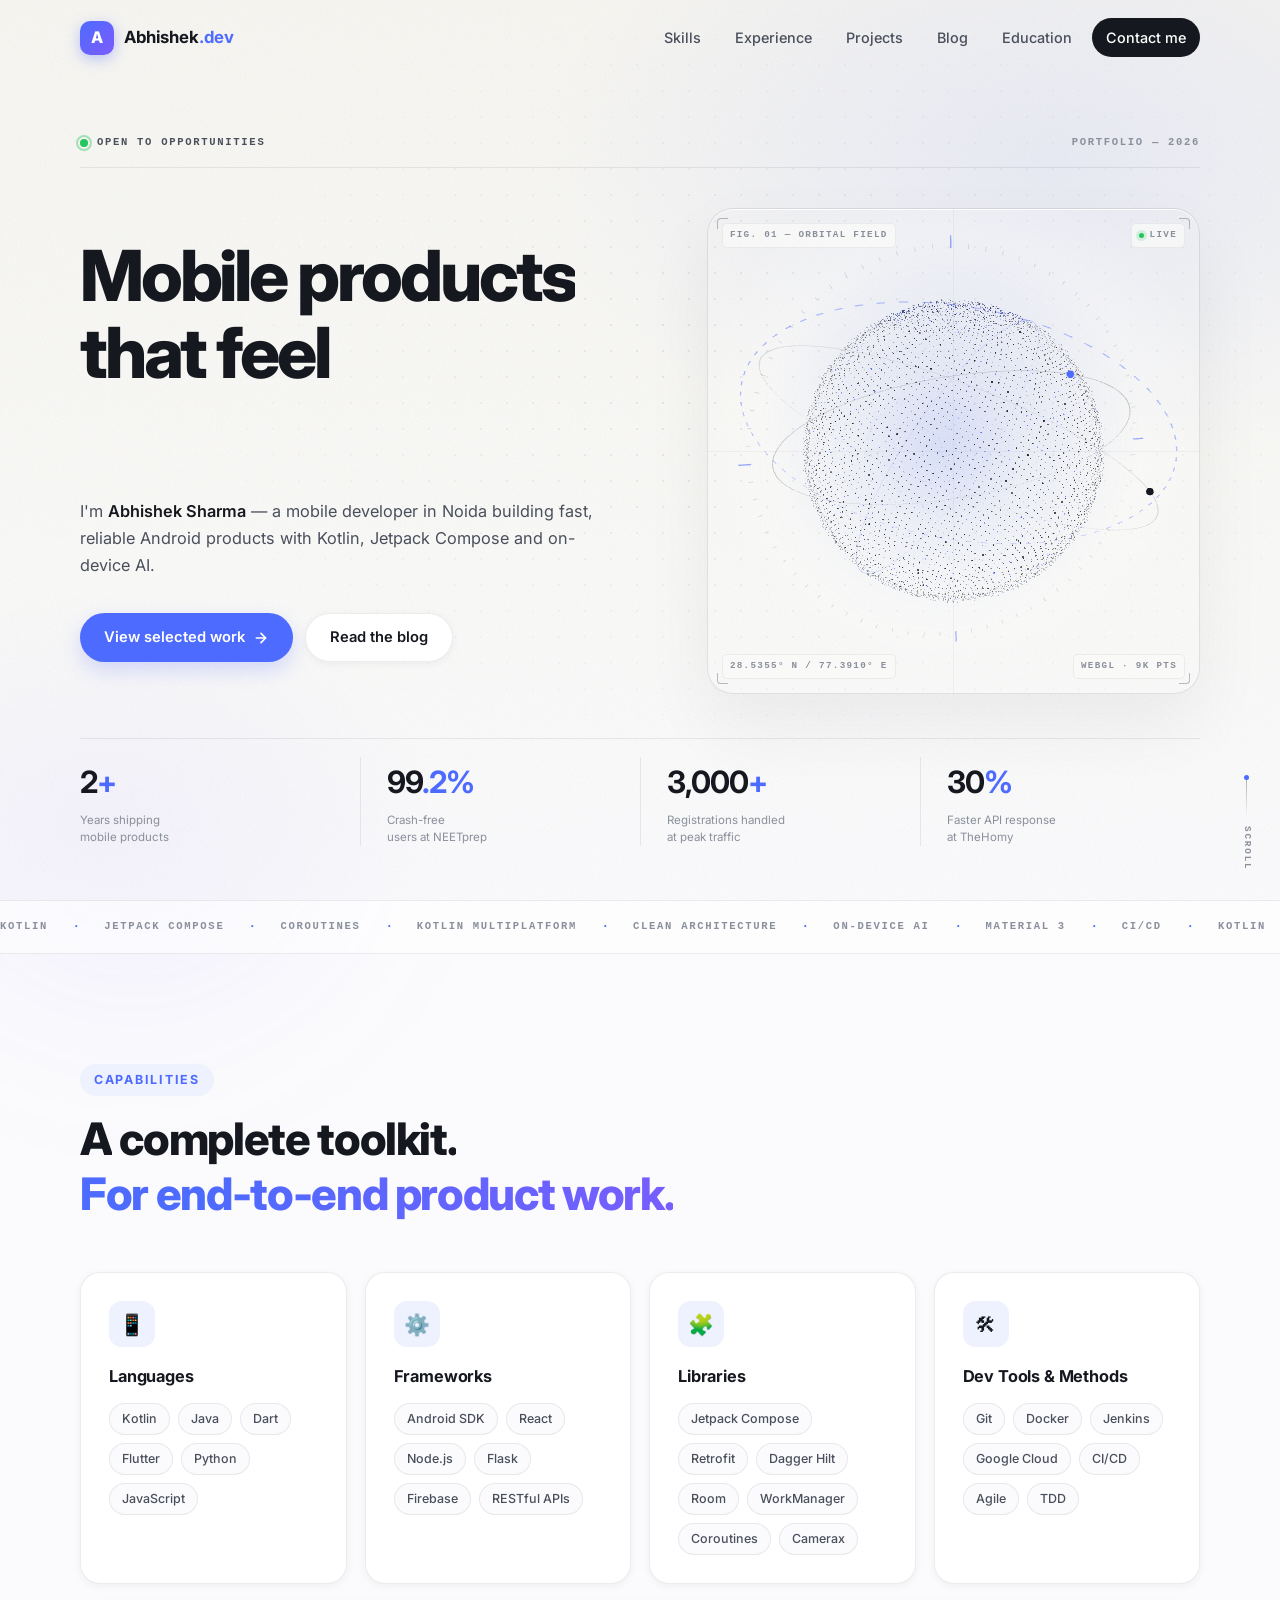
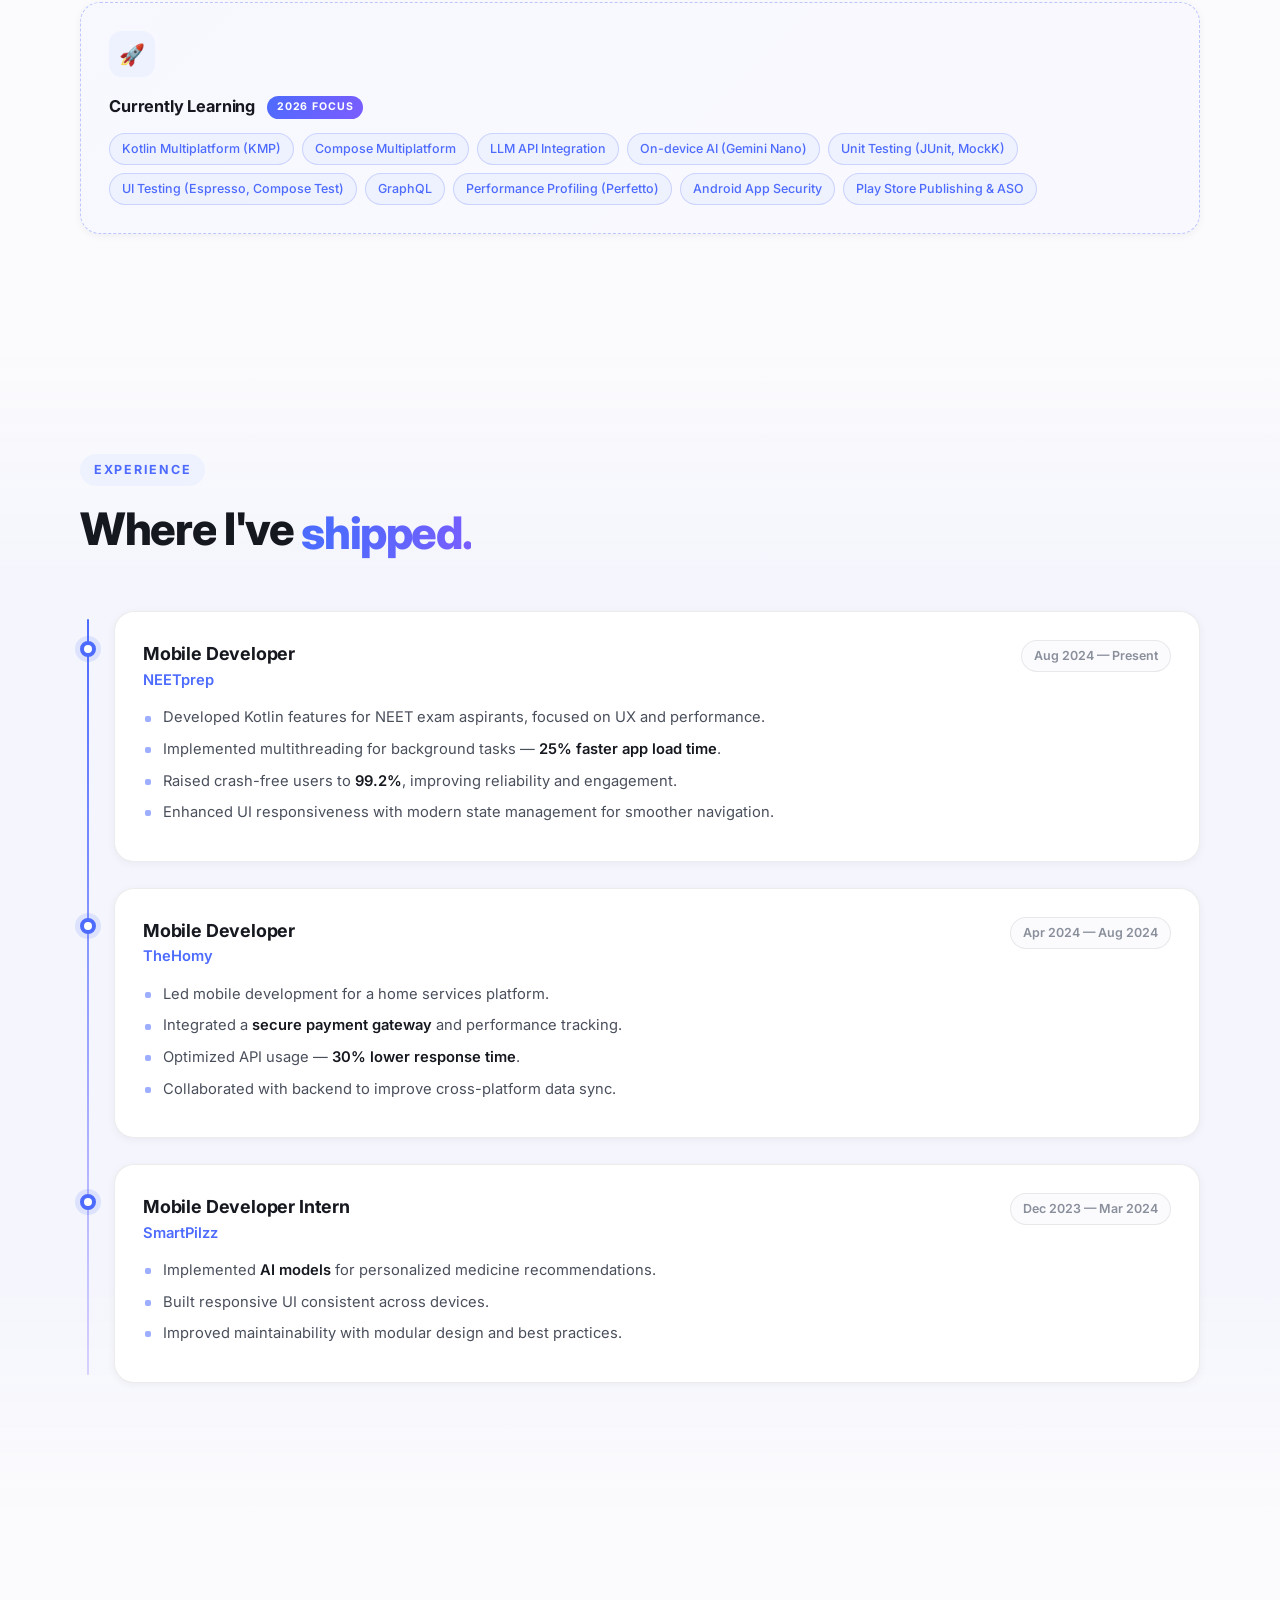
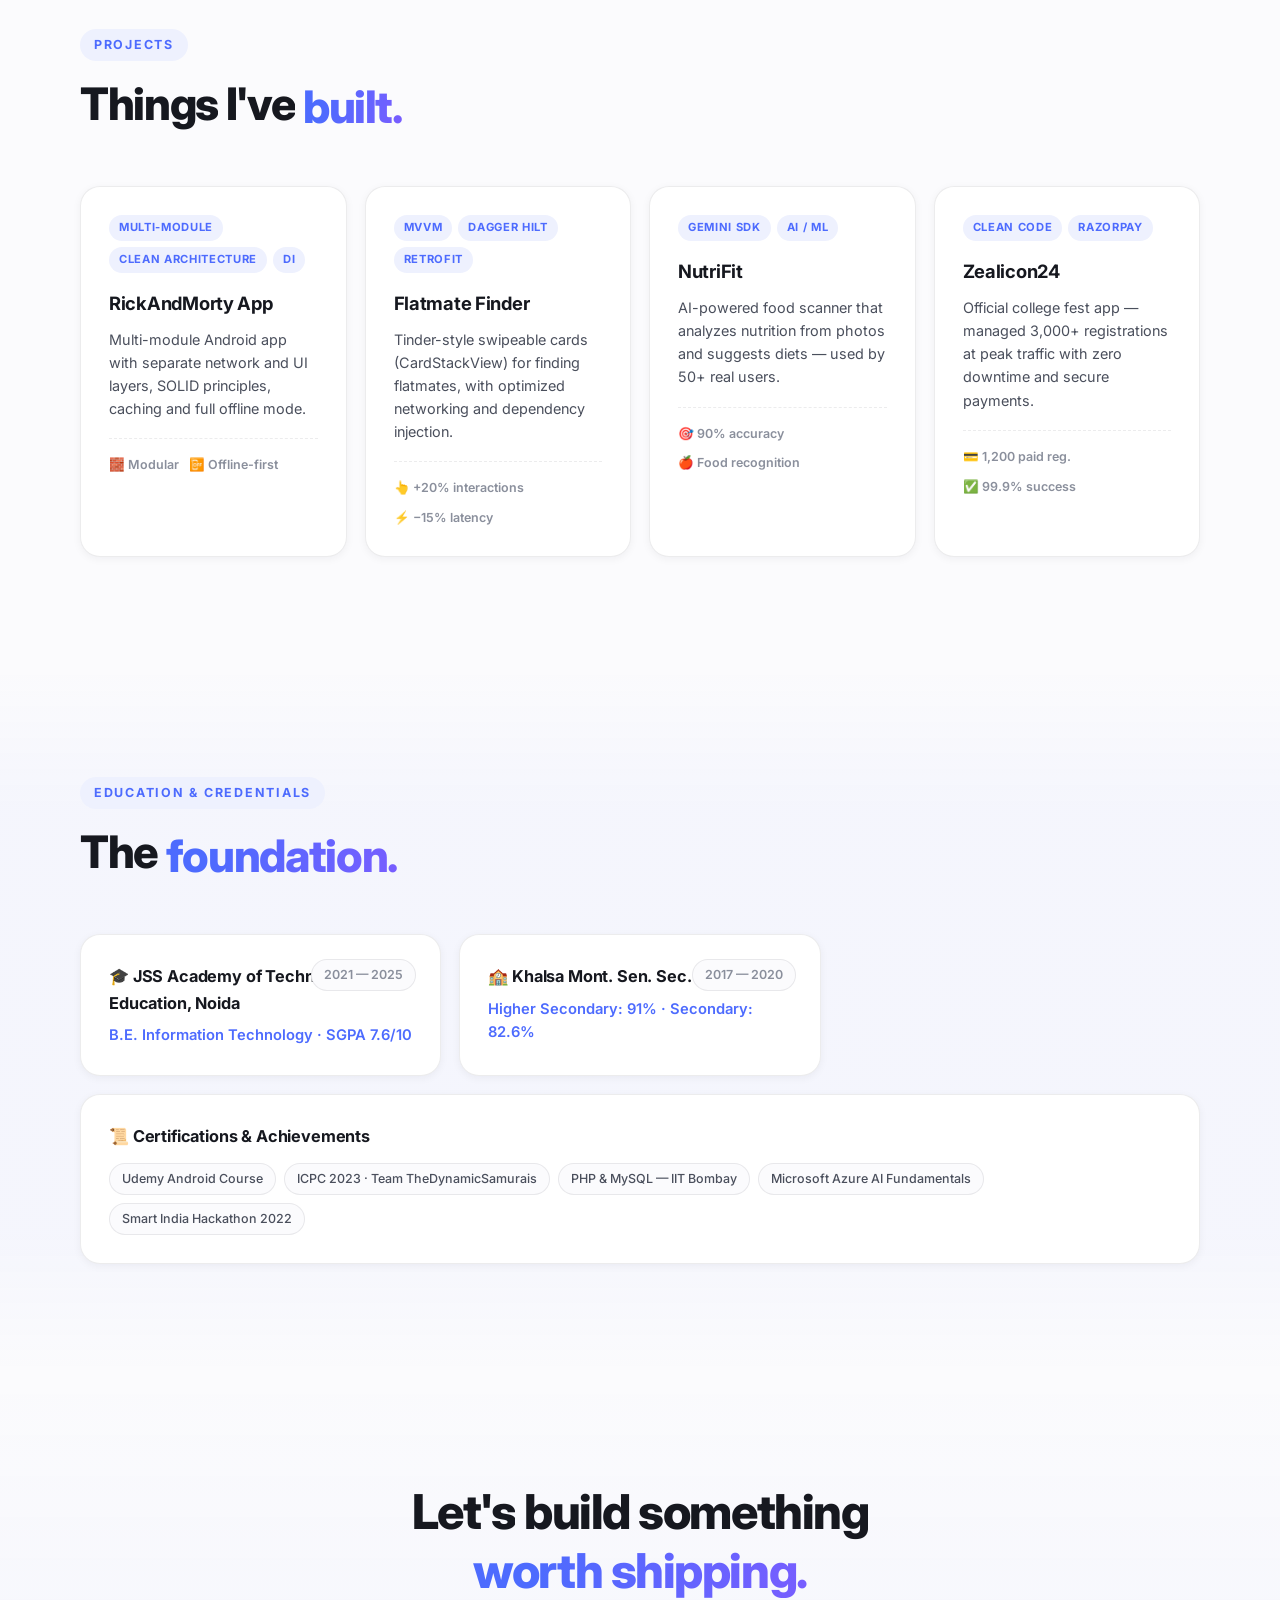
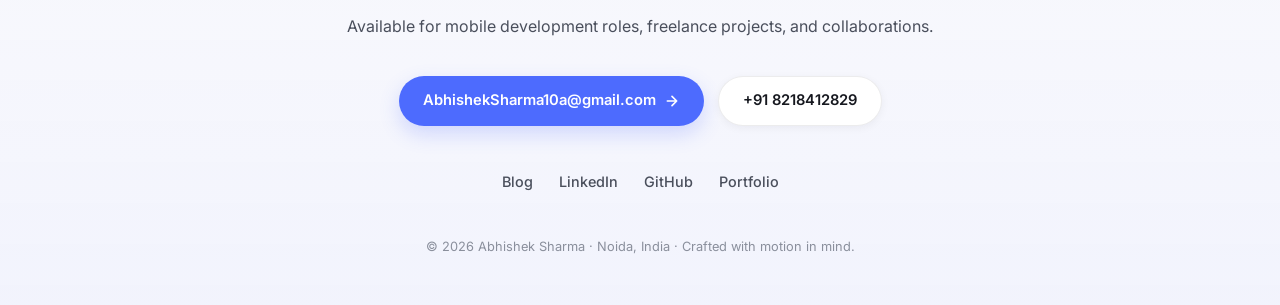
<file: index.html>
<!DOCTYPE html>
<html lang="en">
<head>
<meta charset="UTF-8" />
<meta name="viewport" content="width=device-width, initial-scale=1.0" />
<title>Abhishek Sharma — Mobile Developer</title>
<meta name="description" content="Abhishek Sharma · Android & Mobile Developer · Kotlin, Flutter, AI-powered apps" />
<link rel="preconnect" href="https://fonts.googleapis.com" />
<link rel="preconnect" href="https://fonts.gstatic.com" crossorigin />
<link href="https://fonts.googleapis.com/css2?family=Inter:wght@400;500;600;700;800&family=Instrument+Serif:ital@0;1&display=swap" rel="stylesheet" />
<link rel="stylesheet" href="style.css?v=20261119c" />
</head>
<body>

<!-- ambient background -->
<div class="bg-glow bg-glow-1"></div>
<div class="bg-glow bg-glow-2"></div>

<!-- ─────────── NAV ─────────── -->
<nav class="nav" id="nav">
  <div class="nav-inner">
    <a href="#" class="logo">
      <span class="logo-mark">A</span>
      <span class="logo-text">Abhishek<em>.dev</em></span>
    </a>
    <div class="nav-links" id="navLinks">
      <a href="#skills">Skills</a>
      <a href="#experience">Experience</a>
      <a href="#projects">Projects</a>
      <a href="blog/index.html">Blog</a>
      <a href="#education">Education</a>
      <a href="#contact" class="nav-cta">Contact me</a>
    </div>
    <button class="nav-burger" id="burger" aria-label="Menu">
      <span></span><span></span>
    </button>
  </div>
</nav>

<!-- ─────────── HERO ─────────── -->
<header class="hero" id="top">
  <div class="hero-bg" aria-hidden="true">
    <div class="hero-grid"></div>
    <div class="hero-grain"></div>
  </div>

  <div class="hero-inner">
    <div class="hero-topline">
      <span class="hero-eyebrow reveal"><span class="pulse-dot"></span> Open to opportunities</span>
      <span class="hero-index reveal d1">Portfolio — 2026</span>
    </div>

    <div class="hero-main">
      <div class="hero-content">
        <h1 class="hero-title">
          <span class="line"><span class="line-in li1">Mobile products</span></span>
          <span class="line"><span class="line-in li2">that feel</span></span>
          <span class="line"><span class="line-in li3"><span class="type-sequence">
            <span class="type-word">effortless.</span>
            <span class="type-word">inevitable.</span>
            <span class="type-word">alive.</span>
          </span></span></span>
        </h1>
        <p class="hero-sub reveal d2">
          I'm <strong>Abhishek Sharma</strong> — a mobile developer in Noida building fast,
          reliable Android products with Kotlin, Jetpack Compose and on-device AI.
        </p>
        <div class="hero-actions reveal d3">
          <a href="#projects" class="btn btn-primary">
            View selected work
            <svg width="16" height="16" viewBox="0 0 24 24" fill="none" stroke="currentColor" stroke-width="2.5" stroke-linecap="round" stroke-linejoin="round"><path d="M5 12h14M12 5l7 7-7 7"/></svg>
          </a>
          <a href="blog/index.html" class="btn btn-ghost">Read the blog</a>
        </div>
      </div>

      <div class="hero-visual reveal d2">
        <div class="stage-frame" aria-hidden="true">
          <span class="stage-corner tl"></span>
          <span class="stage-corner tr"></span>
          <span class="stage-corner bl"></span>
          <span class="stage-corner br"></span>
          <span class="stage-label stage-label-tl">FIG. 01 — ORBITAL FIELD</span>
          <span class="stage-label stage-label-tr"><span class="live-dot"></span> LIVE</span>
          <span class="stage-label stage-label-bl">28.5355° N / 77.3910° E</span>
          <span class="stage-label stage-label-br">WEBGL · 9K PTS</span>
        </div>
        <canvas id="hero3d"></canvas>
      </div>
    </div>

    <div class="hero-stats reveal d4">
      <div class="stat"><span class="stat-num" data-count="2">0</span><span class="stat-plus">+</span><p>Years shipping<br/>mobile products</p></div>
      <div class="stat"><span class="stat-num" data-count="99">0</span><span class="stat-plus">.2%</span><p>Crash-free<br/>users at NEETprep</p></div>
      <div class="stat"><span class="stat-num" data-count="3000">0</span><span class="stat-plus">+</span><p>Registrations handled<br/>at peak traffic</p></div>
      <div class="stat"><span class="stat-num" data-count="30">0</span><span class="stat-plus">%</span><p>Faster API response<br/>at TheHomy</p></div>
    </div>
  </div>

  <a href="#skills" class="hero-scroll" aria-label="Scroll to skills">
    <span class="scroll-line"></span>
    <span>Scroll</span>
  </a>
</header>

<!-- ─────────── TICKER ─────────── -->
<div class="ticker" aria-hidden="true">
  <div class="ticker-track">
    <div class="ticker-group">
      <span class="ticker-item">Kotlin</span><span class="ticker-dot">·</span>
      <span class="ticker-item">Jetpack Compose</span><span class="ticker-dot">·</span>
      <span class="ticker-item">Coroutines</span><span class="ticker-dot">·</span>
      <span class="ticker-item">Kotlin Multiplatform</span><span class="ticker-dot">·</span>
      <span class="ticker-item">Clean Architecture</span><span class="ticker-dot">·</span>
      <span class="ticker-item">On-device AI</span><span class="ticker-dot">·</span>
      <span class="ticker-item">Material 3</span><span class="ticker-dot">·</span>
      <span class="ticker-item">CI/CD</span><span class="ticker-dot">·</span>
    </div>
    <div class="ticker-group">
      <span class="ticker-item">Kotlin</span><span class="ticker-dot">·</span>
      <span class="ticker-item">Jetpack Compose</span><span class="ticker-dot">·</span>
      <span class="ticker-item">Coroutines</span><span class="ticker-dot">·</span>
      <span class="ticker-item">Kotlin Multiplatform</span><span class="ticker-dot">·</span>
      <span class="ticker-item">Clean Architecture</span><span class="ticker-dot">·</span>
      <span class="ticker-item">On-device AI</span><span class="ticker-dot">·</span>
      <span class="ticker-item">Material 3</span><span class="ticker-dot">·</span>
      <span class="ticker-item">CI/CD</span><span class="ticker-dot">·</span>
    </div>
  </div>
</div>

<main>
<!-- ─────────── SKILLS ─────────── -->
<section id="skills" class="section">
  <div class="container">
    <p class="section-kicker reveal">Capabilities</p>
    <h2 class="section-title reveal d1">A complete toolkit.<br/><span class="grad-text">For end-to-end product work.</span></h2>

    <div class="skills-grid">
      <div class="card skill-card reveal">
        <div class="card-icon">📱</div>
        <h3>Languages</h3>
        <div class="chips">
          <span class="chip">Kotlin</span><span class="chip">Java</span><span class="chip">Dart</span>
          <span class="chip">Flutter</span><span class="chip">Python</span><span class="chip">JavaScript</span>
        </div>
      </div>
      <div class="card skill-card reveal d1">
        <div class="card-icon">⚙️</div>
        <h3>Frameworks</h3>
        <div class="chips">
          <span class="chip">Android SDK</span><span class="chip">React</span><span class="chip">Node.js</span>
          <span class="chip">Flask</span><span class="chip">Firebase</span><span class="chip">RESTful APIs</span>
        </div>
      </div>
      <div class="card skill-card reveal d2">
        <div class="card-icon">🧩</div>
        <h3>Libraries</h3>
        <div class="chips">
          <span class="chip">Jetpack Compose</span><span class="chip">Retrofit</span><span class="chip">Dagger Hilt</span>
          <span class="chip">Room</span><span class="chip">WorkManager</span><span class="chip">Coroutines</span><span class="chip">Camerax</span>
        </div>
      </div>
      <div class="card skill-card reveal d3">
        <div class="card-icon">🛠</div>
        <h3>Dev Tools & Methods</h3>
        <div class="chips">
          <span class="chip">Git</span><span class="chip">Docker</span><span class="chip">Jenkins</span>
          <span class="chip">Google Cloud</span><span class="chip">CI/CD</span><span class="chip">Agile</span><span class="chip">TDD</span>
        </div>
      </div>
      <div class="card skill-card learning-card reveal d4">
        <div class="card-icon">🚀</div>
        <h3>Currently Learning <span class="learning-badge">2026 focus</span></h3>
        <div class="chips">
          <span class="chip chip-learning">Kotlin Multiplatform (KMP)</span>
          <span class="chip chip-learning">Compose Multiplatform</span>
          <span class="chip chip-learning">LLM API Integration</span>
          <span class="chip chip-learning">On-device AI (Gemini Nano)</span>
          <span class="chip chip-learning">Unit Testing (JUnit, MockK)</span>
          <span class="chip chip-learning">UI Testing (Espresso, Compose Test)</span>
          <span class="chip chip-learning">GraphQL</span>
          <span class="chip chip-learning">Performance Profiling (Perfetto)</span>
          <span class="chip chip-learning">Android App Security</span>
          <span class="chip chip-learning">Play Store Publishing & ASO</span>
        </div>
      </div>
    </div>
  </div>
</section>

<!-- ─────────── EXPERIENCE ─────────── -->
<section id="experience" class="section section-alt">
  <div class="container">
    <p class="section-kicker reveal">Experience</p>
    <h2 class="section-title reveal d1">Where I've <span class="grad-text">shipped.</span></h2>

    <div class="timeline">
      <div class="t-item reveal">
        <div class="t-dot"></div>
        <div class="card t-card">
          <div class="t-head">
            <div>
              <h3>Mobile Developer</h3>
              <p class="t-company">NEETprep</p>
            </div>
            <span class="t-date">Aug 2024 — Present</span>
          </div>
          <ul>
            <li>Developed Kotlin features for NEET exam aspirants, focused on UX and performance.</li>
            <li>Implemented multithreading for background tasks — <strong>25% faster app load time</strong>.</li>
            <li>Raised crash-free users to <strong>99.2%</strong>, improving reliability and engagement.</li>
            <li>Enhanced UI responsiveness with modern state management for smoother navigation.</li>
          </ul>
        </div>
      </div>

      <div class="t-item reveal">
        <div class="t-dot"></div>
        <div class="card t-card">
          <div class="t-head">
            <div>
              <h3>Mobile Developer</h3>
              <p class="t-company">TheHomy</p>
            </div>
            <span class="t-date">Apr 2024 — Aug 2024</span>
          </div>
          <ul>
            <li>Led mobile development for a home services platform.</li>
            <li>Integrated a <strong>secure payment gateway</strong> and performance tracking.</li>
            <li>Optimized API usage — <strong>30% lower response time</strong>.</li>
            <li>Collaborated with backend to improve cross-platform data sync.</li>
          </ul>
        </div>
      </div>

      <div class="t-item reveal">
        <div class="t-dot"></div>
        <div class="card t-card">
          <div class="t-head">
            <div>
              <h3>Mobile Developer Intern</h3>
              <p class="t-company">SmartPilzz</p>
            </div>
            <span class="t-date">Dec 2023 — Mar 2024</span>
          </div>
          <ul>
            <li>Implemented <strong>AI models</strong> for personalized medicine recommendations.</li>
            <li>Built responsive UI consistent across devices.</li>
            <li>Improved maintainability with modular design and best practices.</li>
          </ul>
        </div>
      </div>
    </div>
  </div>
</section>

<!-- ─────────── PROJECTS ─────────── -->
<section id="projects" class="section">
  <div class="container">
    <p class="section-kicker reveal">Projects</p>
    <h2 class="section-title reveal d1">Things I've <span class="grad-text">built.</span></h2>

    <div class="projects-grid">
      <article class="card project-card reveal tilt">
        <div class="p-glow"></div>
        <div class="p-tags"><span>Multi-module</span><span>Clean Architecture</span><span>DI</span></div>
        <h3>RickAndMorty App</h3>
        <p>Multi-module Android app with separate network and UI layers, SOLID principles, caching and full offline mode.</p>
        <div class="p-metrics"><span>🧱 Modular</span><span>📴 Offline-first</span></div>
      </article>

      <article class="card project-card reveal d1 tilt">
        <div class="p-glow"></div>
        <div class="p-tags"><span>MVVM</span><span>Dagger Hilt</span><span>Retrofit</span></div>
        <h3>Flatmate Finder</h3>
        <p>Tinder-style swipeable cards (CardStackView) for finding flatmates, with optimized networking and dependency injection.</p>
        <div class="p-metrics"><span>👆 +20% interactions</span><span>⚡ −15% latency</span></div>
      </article>

      <article class="card project-card reveal d2 tilt">
        <div class="p-glow"></div>
        <div class="p-tags"><span>Gemini SDK</span><span>AI / ML</span></div>
        <h3>NutriFit</h3>
        <p>AI-powered food scanner that analyzes nutrition from photos and suggests diets — used by 50+ real users.</p>
        <div class="p-metrics"><span>🎯 90% accuracy</span><span>🍎 Food recognition</span></div>
      </article>

      <article class="card project-card reveal d3 tilt">
        <div class="p-glow"></div>
        <div class="p-tags"><span>Clean Code</span><span>Razorpay</span></div>
        <h3>Zealicon24</h3>
        <p>Official college fest app — managed 3,000+ registrations at peak traffic with zero downtime and secure payments.</p>
        <div class="p-metrics"><span>💳 1,200 paid reg.</span><span>✅ 99.9% success</span></div>
      </article>
    </div>
  </div>
</section>

<!-- ─────────── EDUCATION & CERTS ─────────── -->
<section id="education" class="section section-alt">
  <div class="container">
    <p class="section-kicker reveal">Education & Credentials</p>
    <h2 class="section-title reveal d1">The <span class="grad-text">foundation.</span></h2>

    <div class="edu-grid">
      <div class="card edu-card reveal">
        <h3>🎓 JSS Academy of Technical Education, Noida</h3>
        <p class="t-company">B.E. Information Technology · SGPA 7.6/10</p>
        <span class="t-date">2021 — 2025</span>
      </div>
      <div class="card edu-card reveal d1">
        <h3>🏫 Khalsa Mont. Sen. Sec. School</h3>
        <p class="t-company">Higher Secondary: 91% · Secondary: 82.6%</p>
        <span class="t-date">2017 — 2020</span>
      </div>
      <div class="card edu-card reveal d2 wide">
        <h3>📜 Certifications & Achievements</h3>
        <div class="chips">
          <span class="chip">Udemy Android Course</span>
          <span class="chip">ICPC 2023 · Team TheDynamicSamurais</span>
          <span class="chip">PHP & MySQL — IIT Bombay</span>
          <span class="chip">Microsoft Azure AI Fundamentals</span>
          <span class="chip">Smart India Hackathon 2022</span>
        </div>
      </div>
    </div>
  </div>
</section>

<!-- ─────────── CONTACT / FOOTER ─────────── -->
<footer id="contact" class="footer">
  <div class="container">
    <h2 class="footer-title reveal">Let's build something<br/><span class="grad-text">worth shipping.</span></h2>
    <p class="footer-sub reveal d1">Available for mobile development roles, freelance projects, and collaborations.</p>
    <div class="footer-actions reveal d2">
      <a href="mailto:AbhishekSharma10a@gmail.com" class="btn btn-primary">
        AbhishekSharma10a@gmail.com
        <svg width="16" height="16" viewBox="0 0 24 24" fill="none" stroke="currentColor" stroke-width="2.5" stroke-linecap="round" stroke-linejoin="round"><path d="M5 12h14M12 5l7 7-7 7"/></svg>
      </a>
      <a href="tel:+918218412829" class="btn btn-ghost">+91 8218412829</a>
    </div>
    <div class="footer-links reveal d3">
      <a href="blog/index.html">Blog</a><a href="#">LinkedIn</a><a href="#">GitHub</a><a href="#">Portfolio</a>
    </div>
    <p class="footer-copy">© 2026 Abhishek Sharma · Noida, India · Crafted with motion in mind.</p>
  </div>
</footer>
</main>

<script src="script.js?v=20261119c"></script>
<script type="importmap">
  { "imports": { "three": "./vendor/three.module.js" } }
</script>
<script type="module" src="three-hero.js?v=20261119c"></script>
</body>
</html>
</file>
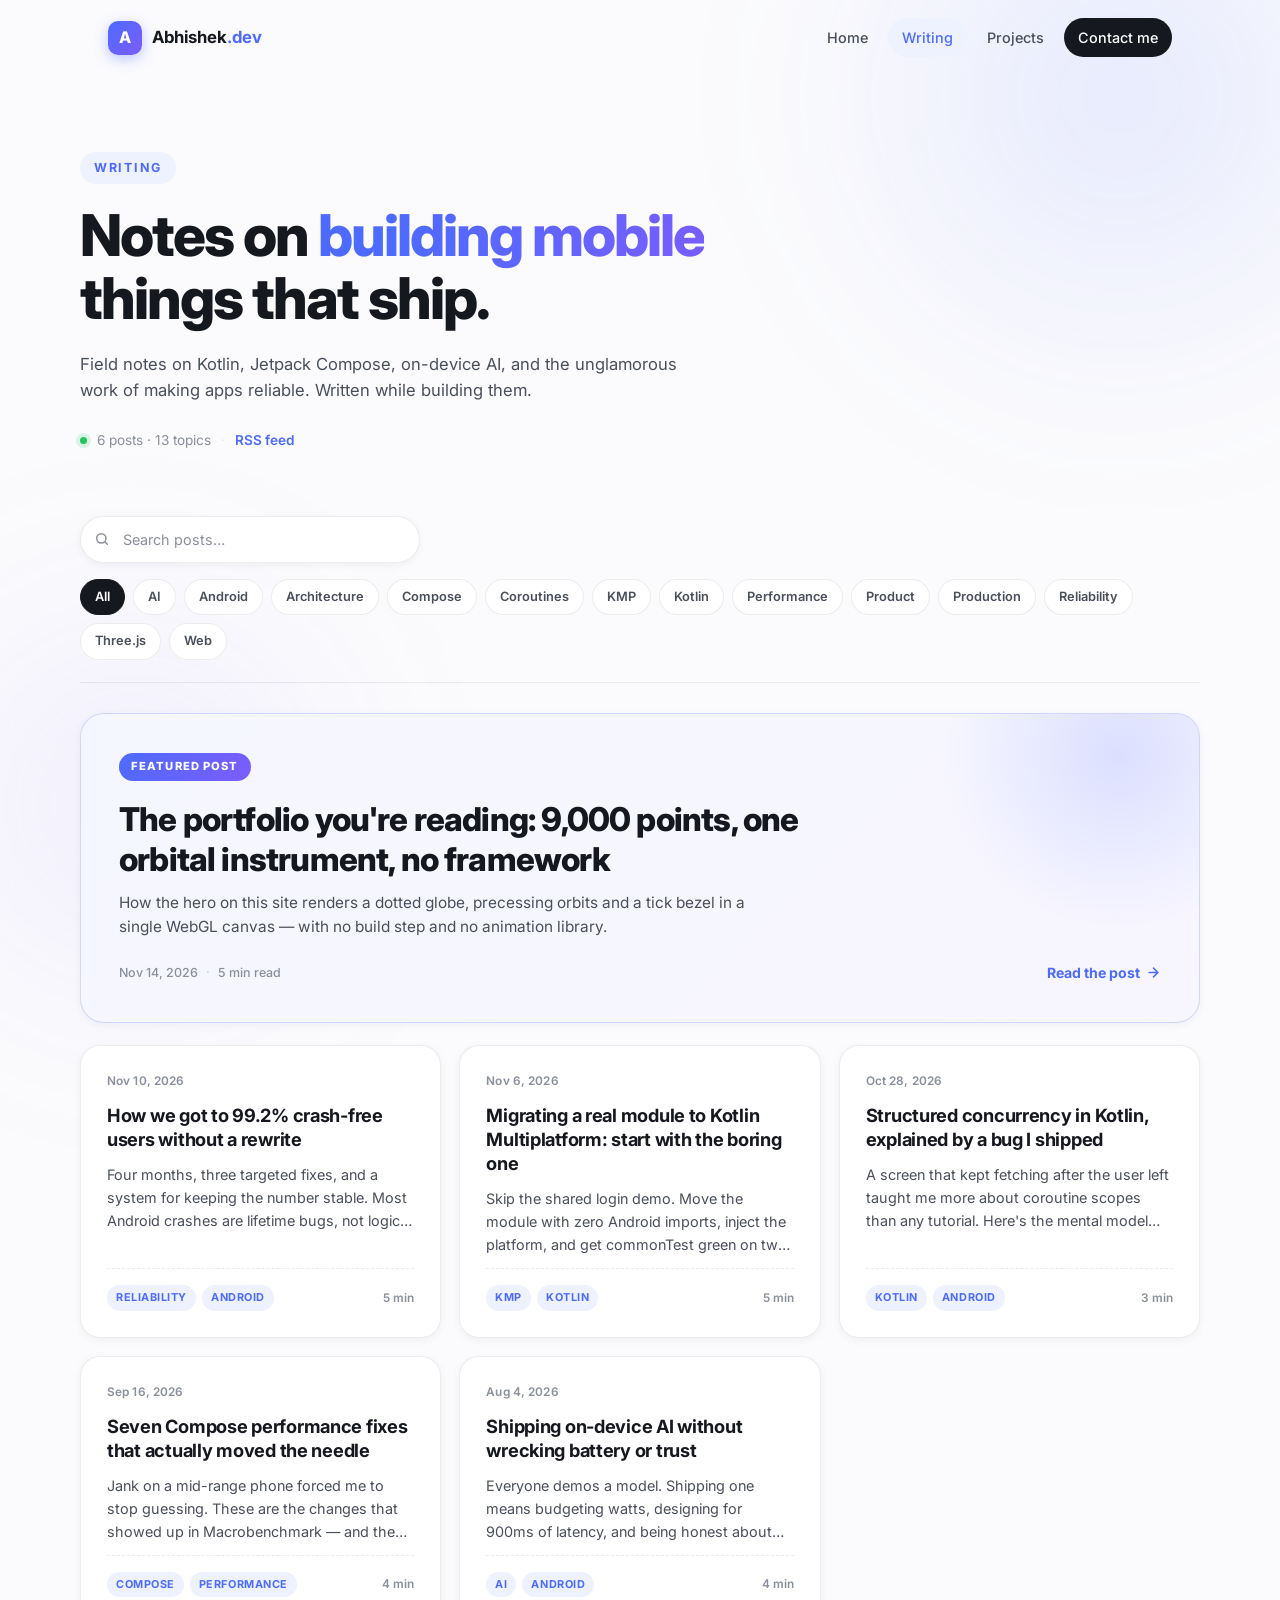
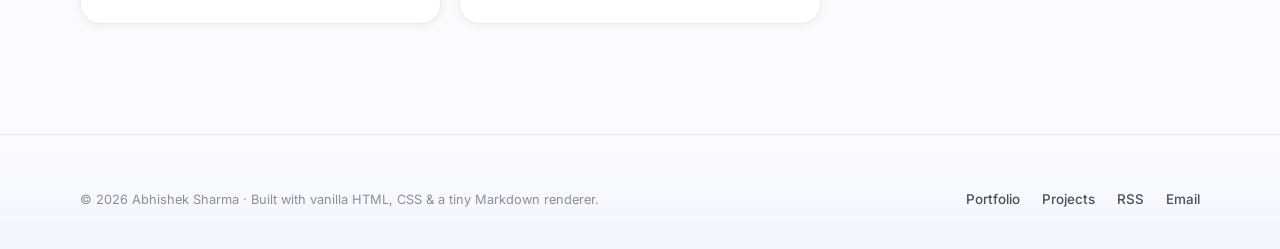
<file: blog/index.html>
<!DOCTYPE html>
<html lang="en">
<head>
<meta charset="UTF-8" />
<meta name="viewport" content="width=device-width, initial-scale=1.0" />
<title>Writing — Abhishek Sharma</title>
<meta name="description" content="Field notes on Kotlin, Jetpack Compose, on-device AI and shipping reliable Android apps, by Abhishek Sharma." />
<meta name="theme-color" content="#FBFBFD" />
<link rel="preconnect" href="https://fonts.googleapis.com" />
<link rel="preconnect" href="https://fonts.gstatic.com" crossorigin />
<link href="https://fonts.googleapis.com/css2?family=Inter:wght@400;500;600;700;800&display=swap" rel="stylesheet" />
<link rel="stylesheet" href="blog.css" />
<link rel="alternate" type="application/rss+xml" title="Abhishek Sharma — Writing" href="feed.xml" />
</head>
<body>

<div class="bg-glow bg-glow-1"></div>
<div class="bg-glow bg-glow-2"></div>

<nav class="nav" id="nav">
  <div class="nav-inner">
    <a href="../index.html" class="logo">
      <span class="logo-mark">A</span>
      <span class="logo-text">Abhishek<em>.dev</em></span>
    </a>
    <div class="nav-links" id="navLinks">
      <a href="../index.html">Home</a>
      <a href="index.html" class="current">Writing</a>
      <a href="../index.html#projects">Projects</a>
      <a href="../index.html#contact" class="nav-cta">Contact me</a>
    </div>
    <button class="nav-burger" id="burger" aria-label="Menu" aria-expanded="false">
      <span></span><span></span>
    </button>
  </div>
</nav>

<main>
  <header class="blog-hero">
    <div class="container">
      <p class="kicker reveal">Writing</p>
      <h1 class="blog-title reveal d1">
        Notes on <span class="grad-text">building mobile</span><br />
        things that ship.
      </h1>
      <p class="blog-sub reveal d2">
        Field notes on Kotlin, Jetpack Compose, on-device AI, and the unglamorous work of
        making apps reliable. Written while building them.
      </p>
      <div class="blog-hero-meta reveal d3">
        <span class="dot-live"></span>
        <span id="postCount">Loading posts…</span>
        <span class="sep">·</span>
        <a href="feed.xml">RSS feed</a>
      </div>
    </div>
  </header>

  <section class="blog-body">
    <div class="container">
      <div class="controls">
        <label class="search">
          <svg width="16" height="16" viewBox="0 0 24 24" fill="none" stroke="currentColor" stroke-width="2.2" stroke-linecap="round"><circle cx="11" cy="11" r="7"></circle><path d="M20 20l-3.5-3.5"></path></svg>
          <input id="search" type="search" placeholder="Search posts…" aria-label="Search posts" autocomplete="off" />
        </label>
        <div class="tag-filter" id="tagFilter" aria-label="Filter by topic"></div>
      </div>

      <div id="featuredWrap"></div>
      <div class="post-grid" id="postGrid"></div>

      <div class="empty-state" id="empty">
        <strong>Nothing here yet</strong>
        Try a different search or topic.
      </div>
    </div>
  </section>
</main>

<footer class="page-footer">
  <div class="footer-inner">
    <p class="footer-copy">© 2026 Abhishek Sharma · Built with vanilla HTML, CSS &amp; a tiny Markdown renderer.</p>
    <div class="footer-links">
      <a href="../index.html">Portfolio</a>
      <a href="../index.html#projects">Projects</a>
      <a href="feed.xml">RSS</a>
      <a href="mailto:AbhishekSharma10a@gmail.com">Email</a>
    </div>
  </div>
</footer>

<script src="common.js"></script>
<script src="blog.js"></script>
</body>
</html>
</file>
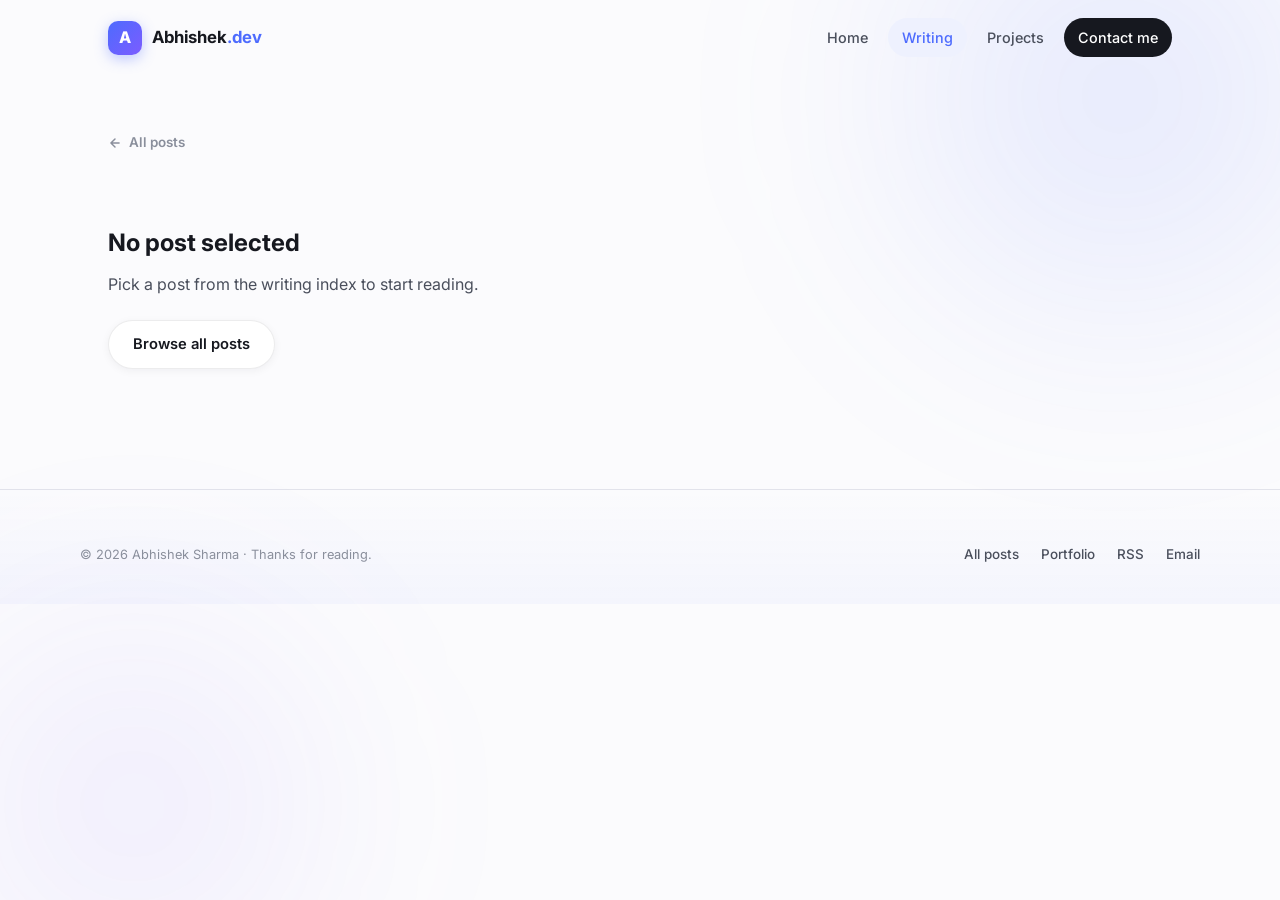
<file: blog/post.html>
<!DOCTYPE html>
<html lang="en">
<head>
<meta charset="UTF-8" />
<meta name="viewport" content="width=device-width, initial-scale=1.0" />
<title>Post — Abhishek Sharma</title>
<meta name="description" content="Writing by Abhishek Sharma on mobile development, Kotlin and Jetpack Compose." />
<meta name="theme-color" content="#FBFBFD" />
<link rel="preconnect" href="https://fonts.googleapis.com" />
<link rel="preconnect" href="https://fonts.gstatic.com" crossorigin />
<link href="https://fonts.googleapis.com/css2?family=Inter:wght@400;500;600;700;800&display=swap" rel="stylesheet" />
<link rel="stylesheet" href="blog.css" />
</head>
<body>

<div class="progress" id="progress"></div>
<div class="bg-glow bg-glow-1"></div>
<div class="bg-glow bg-glow-2"></div>

<nav class="nav" id="nav">
  <div class="nav-inner">
    <a href="../index.html" class="logo">
      <span class="logo-mark">A</span>
      <span class="logo-text">Abhishek<em>.dev</em></span>
    </a>
    <div class="nav-links" id="navLinks">
      <a href="../index.html">Home</a>
      <a href="index.html" class="current">Writing</a>
      <a href="../index.html#projects">Projects</a>
      <a href="../index.html#contact" class="nav-cta">Contact me</a>
    </div>
    <button class="nav-burger" id="burger" aria-label="Menu" aria-expanded="false">
      <span></span><span></span>
    </button>
  </div>
</nav>

<main class="post-main container">
  <a class="back-link" href="index.html">
    <svg width="14" height="14" viewBox="0 0 24 24" fill="none" stroke="currentColor" stroke-width="2.5" stroke-linecap="round" stroke-linejoin="round"><path d="M19 12H5M12 19l-7-7 7-7"/></svg>
    All posts
  </a>

  <div id="postRoot">
    <header class="post-header">
      <div class="post-tags" id="postTags"></div>
      <h1 id="postTitle" class="skeleton" style="height:2.4em;max-width:620px"></h1>
      <p class="post-dek" id="postDek"></p>
      <div class="post-meta" id="postMeta"></div>
    </header>

    <div class="post-layout">
      <aside class="toc" id="tocWrap" hidden>
        <p class="toc-title">On this page</p>
        <nav id="toc"></nav>
      </aside>
      <div>
        <article class="prose" id="postBody">
          <p class="skeleton" style="height:1em;width:90%"></p>
          <p class="skeleton" style="height:1em;width:80%"></p>
          <p class="skeleton" style="height:1em;width:86%"></p>
        </article>
        <div class="post-share" id="postShare" hidden>
          <span>Share:</span>
          <a id="shareX" href="#" target="_blank" rel="noopener">Post on X</a>
          <a id="shareLinkedIn" href="#" target="_blank" rel="noopener">LinkedIn</a>
          <button type="button" id="copyLink">Copy link</button>
        </div>
        <nav class="post-nav" id="postNav"></nav>
      </div>
    </div>
  </div>
</main>

<footer class="page-footer">
  <div class="footer-inner">
    <p class="footer-copy">© 2026 Abhishek Sharma · Thanks for reading.</p>
    <div class="footer-links">
      <a href="index.html">All posts</a>
      <a href="../index.html">Portfolio</a>
      <a href="feed.xml">RSS</a>
      <a href="mailto:AbhishekSharma10a@gmail.com">Email</a>
    </div>
  </div>
</footer>

<script src="common.js"></script>
<script src="markdown.js"></script>
<script src="post.js"></script>
</body>
</html>
</file>
<file: style.css>
/* ═══════════════════════════════════════════
   Abhishek Sharma — Portfolio
   Design language inspired by deepseek.com:
   clean white, signature blue #4D6BFE,
   soft ambient glows, gentle motion
   ═══════════════════════════════════════════ */

:root {
  --blue: #4D6BFE;
  --blue-deep: #2E4BDB;
  --blue-soft: #EEF1FE;
  --ink: #16181F;
  --ink-2: #4A4F5C;
  --ink-3: #8A8F9C;
  --bg: #FBFBFD;
  --card: #FFFFFF;
  --line: rgba(22, 24, 31, 0.08);
  --shadow-sm: 0 2px 8px rgba(22, 24, 31, 0.05);
  --shadow-md: 0 8px 30px rgba(22, 24, 31, 0.08);
  --shadow-lg: 0 20px 60px rgba(77, 107, 254, 0.15);
  --r-lg: 20px;
  --r-md: 14px;
  --r-sm: 10px;
  --ease: cubic-bezier(0.22, 1, 0.36, 1);
  --ease-apple: cubic-bezier(0.16, 1, 0.3, 1);
}

* { margin: 0; padding: 0; box-sizing: border-box; }

html { scroll-behavior: smooth; }

body {
  font-family: "Inter", -apple-system, "Segoe UI", sans-serif;
  background: var(--bg);
  color: var(--ink);
  line-height: 1.6;
  overflow-x: hidden;
  -webkit-font-smoothing: antialiased;
}

::selection { background: rgba(77, 107, 254, 0.18); }

/* ── ambient background ── */
.bg-glow {
  position: fixed;
  border-radius: 50%;
  filter: blur(90px);
  pointer-events: none;
  z-index: 0;
  animation: drift 18s ease-in-out infinite alternate;
}
.bg-glow-1 {
  width: 55vw; height: 55vw;
  top: -20vw; right: -15vw;
  background: radial-gradient(circle, rgba(77,107,254,0.16), transparent 65%);
}
.bg-glow-2 {
  width: 45vw; height: 45vw;
  bottom: -15vw; left: -12vw;
  background: radial-gradient(circle, rgba(124,92,255,0.12), transparent 65%);
  animation-delay: -9s;
}
@keyframes drift {
  from { transform: translate(0, 0) scale(1); }
  to   { transform: translate(-4vw, 3vw) scale(1.12); }
}

#hero3d {
  position: absolute;
  inset: 0;
  width: 100%;
  height: 100%;
  z-index: 1;
  pointer-events: none;
}

/* ── nav ── */
.nav {
  position: fixed;
  top: 0; left: 0; right: 0;
  z-index: 100;
  transition: background 0.4s var(--ease), box-shadow 0.4s var(--ease), backdrop-filter 0.4s;
}
.nav.scrolled {
  background: rgba(251, 251, 253, 0.75);
  backdrop-filter: blur(18px) saturate(1.4);
  -webkit-backdrop-filter: blur(18px) saturate(1.4);
  box-shadow: 0 1px 0 var(--line), var(--shadow-sm);
}
.nav-inner {
  max-width: 1176px;
  margin: 0 auto;
  padding: 18px 28px;
  display: flex;
  align-items: center;
  justify-content: space-between;
}
.logo {
  display: flex; align-items: center; gap: 10px;
  text-decoration: none; color: var(--ink);
  font-weight: 700; font-size: 1.05rem;
}
.logo-mark {
  width: 34px; height: 34px;
  display: grid; place-items: center;
  border-radius: 10px;
  background: linear-gradient(135deg, var(--blue), #7C5CFF);
  color: #fff; font-weight: 800; font-size: 1rem;
  box-shadow: 0 4px 14px rgba(77,107,254,0.35);
  transition: transform 0.4s var(--ease);
}
.logo:hover .logo-mark { transform: rotate(-8deg) scale(1.08); }
.logo-text em { font-style: normal; color: var(--blue); }

.nav-links { display: flex; align-items: center; gap: 6px; }
.nav-links a {
  text-decoration: none;
  color: var(--ink-2);
  font-size: 0.9rem;
  font-weight: 500;
  padding: 8px 14px;
  border-radius: 999px;
  transition: color 0.25s, background 0.25s;
}
.nav-links a:hover { color: var(--blue); background: var(--blue-soft); }
.nav-cta {
  background: var(--ink) !important;
  color: #fff !important;
  transition: transform 0.3s var(--ease), box-shadow 0.3s var(--ease), background 0.25s !important;
}
.nav-cta:hover {
  background: var(--blue) !important;
  transform: translateY(-1px);
  box-shadow: 0 6px 18px rgba(77,107,254,0.35);
}

.nav-burger {
  display: none;
  flex-direction: column; gap: 5px;
  background: none; border: 0; cursor: pointer; padding: 6px;
}
.nav-burger span {
  width: 22px; height: 2px;
  background: var(--ink); border-radius: 2px;
  transition: transform 0.3s var(--ease), opacity 0.3s;
}
.nav-burger.open span:first-child { transform: translateY(3.5px) rotate(45deg); }
.nav-burger.open span:last-child { transform: translateY(-3.5px) rotate(-45deg); }

/* ── hero ── */
.hero {
  position: relative;
  z-index: 1;
  min-height: 100svh;
  display: flex;
  flex-direction: column;
  justify-content: center;
  padding: 128px 28px 48px;
  color: var(--ink);
  background:
    radial-gradient(65% 55% at 82% 18%, rgba(77, 107, 254, 0.09), transparent 62%),
    radial-gradient(45% 45% at 8% 92%, rgba(124, 92, 255, 0.05), transparent 60%),
    linear-gradient(180deg, #F7F6F2 0%, #FAFAF8 62%, var(--bg) 100%);
  overflow: hidden;
}

/* paper texture: dot grid + grain */
.hero-bg { position: absolute; inset: 0; z-index: 0; pointer-events: none; }
.hero-grid {
  position: absolute;
  inset: 0;
  background-image: radial-gradient(rgba(22, 24, 31, 0.16) 1px, transparent 1px);
  background-size: 26px 26px;
  opacity: 0.55;
  -webkit-mask-image: radial-gradient(ellipse 72% 64% at 62% 42%, #000 8%, transparent 76%);
  mask-image: radial-gradient(ellipse 72% 64% at 62% 42%, #000 8%, transparent 76%);
}
.hero-grain {
  position: absolute;
  inset: 0;
  background-image: url("data:image/svg+xml,%3Csvg xmlns='http://www.w3.org/2000/svg' width='180' height='180'%3E%3Cfilter id='n'%3E%3CfeTurbulence type='fractalNoise' baseFrequency='0.85' numOctaves='3' stitchTiles='stitch'/%3E%3C/filter%3E%3Crect width='180' height='180' filter='url(%23n)' opacity='0.55'/%3E%3C/svg%3E");
  opacity: 0.16;
  mix-blend-mode: multiply;
}

.hero-inner {
  position: relative;
  z-index: 1;
  width: 100%;
  max-width: 1120px;
  margin: 0 auto;
}

/* topline */
.hero-topline {
  display: flex;
  align-items: center;
  justify-content: space-between;
  gap: 16px;
  padding-bottom: 16px;
  margin-bottom: 40px;
  border-bottom: 1px solid var(--line);
  font-family: ui-monospace, SFMono-Regular, Menlo, monospace;
  font-size: 0.66rem;
  font-weight: 600;
  letter-spacing: 0.16em;
  text-transform: uppercase;
  color: var(--ink-3);
}
.hero-eyebrow { display: inline-flex; align-items: center; gap: 9px; color: var(--ink-2); }
.hero-index { color: var(--ink-3); }

/* split layout: text left, instrument right */
.hero-main {
  display: grid;
  grid-template-columns: minmax(0, 1.08fr) minmax(0, 0.92fr);
  gap: 48px;
  align-items: center;
}
.hero-content {
  display: flex;
  flex-direction: column;
  align-items: flex-start;
  text-align: left;
  min-width: 0;
}
.hero-visual {
  position: relative;
  min-width: 0;
  height: clamp(340px, 54vh, 500px);
}

/* stage frame */
.stage-frame {
  position: absolute;
  inset: 0;
  border: 1px solid rgba(22, 24, 31, 0.10);
  border-radius: 26px;
  background:
    radial-gradient(circle at 50% 44%, rgba(77, 107, 254, 0.07), rgba(255, 255, 255, 0.22) 52%, transparent 74%);
  box-shadow:
    inset 0 1px 0 rgba(255, 255, 255, 0.9),
    0 30px 70px rgba(22, 24, 31, 0.06);
  overflow: hidden;
}
.stage-frame::before,
.stage-frame::after {
  content: "";
  position: absolute;
  background: rgba(22, 24, 31, 0.045);
  pointer-events: none;
}
.stage-frame::before { left: 50%; top: 0; bottom: 0; width: 1px; }
.stage-frame::after { top: 50%; left: 0; right: 0; height: 1px; }

.stage-corner {
  position: absolute;
  width: 11px; height: 11px;
  z-index: 2;
  border-color: rgba(22, 24, 31, 0.28);
  border-style: solid;
  border-width: 0;
}
.stage-corner.tl { top: 9px; left: 9px; border-top-width: 1px; border-left-width: 1px; border-top-left-radius: 4px; }
.stage-corner.tr { top: 9px; right: 9px; border-top-width: 1px; border-right-width: 1px; border-top-right-radius: 4px; }
.stage-corner.bl { bottom: 9px; left: 9px; border-bottom-width: 1px; border-left-width: 1px; border-bottom-left-radius: 4px; }
.stage-corner.br { bottom: 9px; right: 9px; border-bottom-width: 1px; border-right-width: 1px; border-bottom-right-radius: 4px; }

.stage-label {
  position: absolute;
  z-index: 2;
  font-family: ui-monospace, SFMono-Regular, Menlo, monospace;
  font-size: 0.58rem;
  font-weight: 600;
  letter-spacing: 0.14em;
  text-transform: uppercase;
  color: var(--ink-3);
  background: rgba(250, 250, 248, 0.72);
  border: 1px solid rgba(22, 24, 31, 0.06);
  border-radius: 5px;
  padding: 4px 7px;
  backdrop-filter: blur(6px);
  -webkit-backdrop-filter: blur(6px);
  pointer-events: none;
  white-space: nowrap;
}
.stage-label-tl { top: 14px; left: 14px; }
.stage-label-tr { top: 14px; right: 14px; display: flex; align-items: center; gap: 6px; }
.stage-label-bl { bottom: 14px; left: 14px; }
.stage-label-br { bottom: 14px; right: 14px; }
.live-dot {
  width: 5px; height: 5px;
  border-radius: 50%;
  background: #22C55E;
  box-shadow: 0 0 0 3px rgba(34, 197, 94, 0.16);
  animation: pulse 2.4s ease-out infinite;
}

.hero-visual #hero3d {
  border-radius: 26px;
  opacity: 0;
  animation: canvas-in 1.6s var(--ease-apple) 0.35s forwards;
}
@keyframes canvas-in { to { opacity: 1; } }

/* availability dot */
.pulse-dot {
  width: 8px; height: 8px; border-radius: 50%;
  background: #22C55E;
  position: relative;
}
.pulse-dot::after {
  content: "";
  position: absolute; inset: -4px;
  border-radius: 50%;
  border: 2px solid rgba(34,197,94,0.4);
  animation: pulse 1.8s ease-out infinite;
}
@keyframes pulse {
  0% { transform: scale(0.6); opacity: 1; }
  100% { transform: scale(1.6); opacity: 0; }
}

.hero-title {
  font-size: clamp(2.7rem, 5.7vw, 4.4rem);
  font-weight: 800;
  letter-spacing: -0.045em;
  line-height: 1.02;
  margin-bottom: 26px;
}
.hero-title .line { display: block; overflow: hidden; padding-bottom: 0.08em; }
.hero-title .line-in { display: block; animation: rise-in 1.15s var(--ease-apple) both; }
.hero-title .li1 { animation-delay: 0.1s; }
.hero-title .li2 { animation-delay: 0.24s; }
.hero-title .li3 { animation-delay: 0.38s; }

.hero-title .type-sequence {
  font-family: "Instrument Serif", Georgia, "Times New Roman", serif;
  font-style: italic;
  font-weight: 400;
  letter-spacing: -0.01em;
}

.grad-text {
  background: linear-gradient(100deg, var(--blue) 10%, #7C5CFF 55%, #4DC3FE 95%);
  background-size: 200% auto;
  -webkit-background-clip: text;
  background-clip: text;
  color: transparent;
  animation: grad-flow 6s ease infinite;
}
@keyframes grad-flow {
  0%, 100% { background-position: 0% center; }
  50% { background-position: 100% center; }
}

/* gradient phrases reveal as one unit (word-wrapping them breaks the clip) */
.section-title .grad-text,
.footer-title .grad-text {
  display: inline-block;
  opacity: 0;
  transform: translateY(0.42em);
  transition:
    opacity 0.8s ease 0.22s,
    transform 1s var(--ease-apple) 0.22s;
}
.section-title.w-in .grad-text,
.footer-title.w-in .grad-text {
  opacity: 1;
  transform: none;
}

/* rotating serif word */
.type-sequence {
  position: relative;
  display: inline-block;
  height: 1.02em;
  min-width: 8.4ch;
  overflow: hidden;
  vertical-align: bottom;
  text-align: left;
}
.type-word {
  position: absolute;
  left: 0;
  display: block;
  white-space: nowrap;
  background: linear-gradient(100deg, #2E4BDB 8%, #7C5CFF 52%, #2FA9E0 96%);
  background-size: 200% auto;
  -webkit-background-clip: text;
  background-clip: text;
  color: transparent;
  animation: word-cycle 7.2s var(--ease) infinite, grad-flow 6s ease infinite;
  opacity: 0;
  padding-right: 0.08em;
}
.type-word:nth-child(1) { animation-delay: 0s, 0s; }
.type-word:nth-child(2) { animation-delay: 2.4s, 0s; }
.type-word:nth-child(3) { animation-delay: 4.8s, 0s; }
@keyframes word-cycle {
  0%      { transform: translateY(108%); opacity: 0; }
  4%, 33% { transform: translateY(0);    opacity: 1; }
  37%,100%{ transform: translateY(-108%);opacity: 0; }
}

.hero-sub {
  max-width: 520px;
  color: var(--ink-2);
  font-size: 1.02rem;
  line-height: 1.65;
  margin-bottom: 34px;
}
.hero-sub strong { color: var(--ink); font-weight: 600; }

.hero-actions { display: flex; gap: 12px; flex-wrap: wrap; justify-content: flex-start; }

.btn {
  display: inline-flex; align-items: center; gap: 8px;
  padding: 12px 24px;
  border-radius: 999px;
  font-size: 0.92rem; font-weight: 600;
  text-decoration: none;
  transition: transform 0.35s var(--ease), box-shadow 0.35s var(--ease), background 0.25s, color 0.25s;
}
.btn svg { transition: transform 0.35s var(--ease); }
.btn:hover svg { transform: translateX(4px); }
.btn-primary {
  background: var(--blue);
  color: #fff;
  box-shadow: 0 8px 20px rgba(77,107,254,0.22);
}
.btn-primary:hover {
  transform: translateY(-2px);
  background: var(--blue-deep);
  box-shadow: 0 12px 28px rgba(77,107,254,0.3);
}
.btn-ghost {
  background: var(--card);
  color: var(--ink);
  border: 1px solid var(--line);
  box-shadow: var(--shadow-sm);
}
.btn-ghost:hover { transform: translateY(-2px); border-color: rgba(77,107,254,0.4); color: var(--blue); }

/* minimal data strip */
.hero-stats {
  margin-top: 44px;
  padding-top: 18px;
  border-top: 1px solid var(--line);
  display: grid;
  grid-template-columns: repeat(4, minmax(0, 1fr));
  gap: 0;
  width: 100%;
}
.stat {
  background: none;
  border: 0;
  border-radius: 0;
  padding: 0 26px 0 0;
  transition: none;
}
.stat + .stat { padding-left: 26px; border-left: 1px solid var(--line); }
.stat:hover { transform: none; box-shadow: none; }
.stat-num, .stat-plus {
  font-size: clamp(1.5rem, 2.4vw, 2rem);
  font-weight: 700;
  letter-spacing: -0.03em;
  color: var(--ink);
  background: none;
  -webkit-background-clip: initial;
  background-clip: initial;
}
.stat-plus { color: var(--blue); }
.stat p { font-size: 0.72rem; color: var(--ink-3); line-height: 1.45; margin-top: 6px; }

/* vertical scroll cue */
.hero-scroll {
  position: absolute;
  right: 26px;
  bottom: 30px;
  z-index: 2;
  display: flex;
  align-items: center;
  gap: 9px;
  writing-mode: vertical-rl;
  font-family: ui-monospace, SFMono-Regular, Menlo, monospace;
  font-size: 0.58rem;
  font-weight: 600;
  letter-spacing: 0.2em;
  text-transform: uppercase;
  color: var(--ink-3);
  text-decoration: none;
  transition: color 0.25s;
}
.hero-scroll:hover { color: var(--blue); }
.scroll-line {
  position: relative;
  width: 1px;
  height: 42px;
  background: linear-gradient(180deg, rgba(22,24,31,0.35), transparent);
}
.scroll-line::after {
  content: "";
  position: absolute;
  left: -2px; top: 0;
  width: 5px; height: 5px;
  border-radius: 50%;
  background: var(--blue);
  animation: scroll-hint 2.2s ease-in-out infinite;
}
@keyframes scroll-hint {
  0%, 100% { transform: translateY(0); opacity: 1; }
  60% { transform: translateY(26px); opacity: 0; }
}

/* ── ticker ── */
.ticker {
  position: relative;
  z-index: 1;
  overflow: hidden;
  border-top: 1px solid var(--line);
  border-bottom: 1px solid var(--line);
  background: rgba(255, 255, 255, 0.55);
  padding: 13px 0;
}
.ticker-track {
  display: flex;
  align-items: center;
  width: max-content;
  animation: ticker 42s linear infinite;
}
.ticker-group { display: flex; align-items: center; gap: 26px; padding-right: 26px; }
.ticker-item {
  font-family: ui-monospace, SFMono-Regular, Menlo, monospace;
  font-size: 0.66rem;
  font-weight: 600;
  letter-spacing: 0.16em;
  text-transform: uppercase;
  color: var(--ink-3);
  white-space: nowrap;
}
.ticker-dot { color: var(--blue); }
@keyframes ticker {
  from { transform: translateX(0); }
  to   { transform: translateX(-50%); }
}

/* ── sections ── */
.section { position: relative; z-index: 1; padding: 110px 28px; }
.section-alt { background: linear-gradient(180deg, transparent, rgba(77,107,254,0.035) 20%, rgba(77,107,254,0.035) 80%, transparent); }
.container { max-width: 1120px; margin: 0 auto; }

.section-kicker {
  display: inline-block;
  font-size: 0.78rem; font-weight: 700;
  text-transform: uppercase; letter-spacing: 0.14em;
  color: var(--blue);
  background: var(--blue-soft);
  padding: 6px 14px;
  border-radius: 999px;
  margin-bottom: 18px;
}
.section-title {
  font-size: clamp(1.9rem, 4vw, 2.8rem);
  font-weight: 800;
  letter-spacing: -0.03em;
  line-height: 1.15;
  margin-bottom: 52px;
}

/* cards */
.card {
  background: var(--card);
  border: 1px solid var(--line);
  border-radius: var(--r-lg);
  padding: 28px;
  box-shadow: var(--shadow-sm);
  transition: transform 0.45s var(--ease), box-shadow 0.45s var(--ease), border-color 0.45s;
}
.card:hover {
  transform: translateY(-6px);
  box-shadow: var(--shadow-lg);
  border-color: rgba(77,107,254,0.3);
}

/* skills */
.skills-grid { display: grid; grid-template-columns: repeat(auto-fit, minmax(250px, 1fr)); gap: 18px; }
.skill-card .card-icon {
  width: 46px; height: 46px;
  display: grid; place-items: center;
  font-size: 1.3rem;
  border-radius: 13px;
  background: var(--blue-soft);
  margin-bottom: 16px;
  transition: transform 0.4s var(--ease);
}
.skill-card:hover .card-icon { transform: scale(1.12) rotate(-6deg); }
.skill-card h3 { font-size: 1.02rem; font-weight: 700; margin-bottom: 14px; letter-spacing: -0.01em; }

.chips { display: flex; flex-wrap: wrap; gap: 8px; }
.chip {
  font-size: 0.78rem; font-weight: 500;
  color: var(--ink-2);
  background: var(--bg);
  border: 1px solid var(--line);
  padding: 5px 12px;
  border-radius: 999px;
  transition: color 0.25s, background 0.25s, border-color 0.25s, transform 0.25s var(--ease);
}
.chip:hover {
  color: var(--blue);
  background: var(--blue-soft);
  border-color: rgba(77,107,254,0.35);
  transform: translateY(-2px);
}

/* "Currently Learning" card */
.learning-card {
  grid-column: 1 / -1;
  background: linear-gradient(135deg, rgba(77,107,254,0.045), rgba(124,92,255,0.045)), var(--card);
  border: 1px dashed rgba(77,107,254,0.35);
}
.learning-card:hover { border-style: solid; }
.learning-badge {
  display: inline-block;
  margin-left: 8px;
  font-size: 0.66rem;
  font-weight: 700;
  text-transform: uppercase;
  letter-spacing: 0.08em;
  color: #fff;
  background: linear-gradient(120deg, var(--blue), #7C5CFF);
  padding: 3px 10px;
  border-radius: 999px;
  vertical-align: middle;
  animation: badge-glow 2.6s ease-in-out infinite;
}
@keyframes badge-glow {
  0%, 100% { box-shadow: 0 0 0 0 rgba(77,107,254,0.35); }
  50% { box-shadow: 0 0 0 6px rgba(77,107,254,0); }
}
.chip-learning {
  color: var(--blue);
  background: var(--blue-soft);
  border-color: rgba(77,107,254,0.22);
}
.chip-learning:hover {
  color: #fff;
  background: linear-gradient(120deg, var(--blue), #7C5CFF);
  border-color: transparent;
}

/* timeline */
.timeline { position: relative; padding-left: 34px; }
.timeline::before {
  content: "";
  position: absolute;
  left: 7px; top: 8px; bottom: 8px;
  width: 2px;
  background: linear-gradient(180deg, var(--blue), rgba(124,92,255,0.25));
  border-radius: 2px;
}
.t-item { position: relative; margin-bottom: 26px; }
.t-dot {
  position: absolute;
  left: -34px; top: 30px;
  width: 16px; height: 16px;
  border-radius: 50%;
  background: var(--card);
  border: 4px solid var(--blue);
  box-shadow: 0 0 0 5px rgba(77,107,254,0.14);
  z-index: 1;
}
.t-head {
  display: flex; justify-content: space-between; align-items: flex-start;
  gap: 16px; flex-wrap: wrap;
  margin-bottom: 14px;
}
.t-head h3 { font-size: 1.12rem; font-weight: 700; letter-spacing: -0.01em; }
.t-company { color: var(--blue); font-weight: 600; font-size: 0.92rem; }
.t-date {
  font-size: 0.78rem; font-weight: 600; color: var(--ink-3);
  background: var(--bg);
  border: 1px solid var(--line);
  padding: 5px 12px; border-radius: 999px;
  white-space: nowrap;
}
.t-card ul { list-style: none; }
.t-card li {
  position: relative;
  padding-left: 20px;
  color: var(--ink-2);
  font-size: 0.92rem;
  margin-bottom: 8px;
}
.t-card li::before {
  content: "";
  position: absolute;
  left: 2px; top: 0.62em;
  width: 6px; height: 6px;
  border-radius: 2px;
  background: var(--blue);
  opacity: 0.55;
}
.t-card li strong { color: var(--ink); font-weight: 600; }

/* projects */
.projects-grid { display: grid; grid-template-columns: repeat(auto-fit, minmax(260px, 1fr)); gap: 18px; }
.project-card { position: relative; overflow: hidden; }
.p-glow {
  position: absolute;
  inset: 0;
  background: radial-gradient(420px circle at var(--mx, 50%) var(--my, 50%), rgba(77,107,254,0.10), transparent 60%);
  opacity: 0;
  transition: opacity 0.4s;
  pointer-events: none;
}
.project-card:hover .p-glow { opacity: 1; }
.p-tags { display: flex; flex-wrap: wrap; gap: 6px; margin-bottom: 16px; }
.p-tags span {
  font-size: 0.7rem; font-weight: 700;
  text-transform: uppercase; letter-spacing: 0.06em;
  color: var(--blue);
  background: var(--blue-soft);
  padding: 4px 10px;
  border-radius: 999px;
}
.project-card h3 { font-size: 1.15rem; font-weight: 700; letter-spacing: -0.015em; margin-bottom: 10px; }
.project-card p { font-size: 0.9rem; color: var(--ink-2); margin-bottom: 18px; }
.p-metrics { display: flex; flex-wrap: wrap; gap: 10px; padding-top: 16px; border-top: 1px dashed var(--line); }
.p-metrics span { font-size: 0.78rem; font-weight: 600; color: var(--ink-3); }

/* education */
.edu-grid { display: grid; grid-template-columns: repeat(auto-fit, minmax(280px, 1fr)); gap: 18px; }
.edu-card { position: relative; }
.edu-card h3 { font-size: 1.02rem; font-weight: 700; margin-bottom: 8px; letter-spacing: -0.01em; }
.edu-card .t-date { position: absolute; top: 24px; right: 24px; }
.edu-card.wide { grid-column: 1 / -1; }
.edu-card.wide .chips { margin-top: 14px; }

/* footer */
.footer {
  position: relative; z-index: 1;
  text-align: center;
  padding: 110px 28px 48px;
  background: linear-gradient(180deg, transparent, rgba(77,107,254,0.05));
}
.footer-title {
  font-size: clamp(2rem, 4.5vw, 3rem);
  font-weight: 800; letter-spacing: -0.03em; line-height: 1.15;
  margin-bottom: 16px;
}
.footer-sub { color: var(--ink-2); margin-bottom: 36px; }
.footer-actions { display: flex; gap: 14px; justify-content: center; flex-wrap: wrap; margin-bottom: 44px; }
.footer-links { display: flex; gap: 26px; justify-content: center; margin-bottom: 44px; }
.footer-links a {
  color: var(--ink-2); text-decoration: none; font-weight: 500; font-size: 0.9rem;
  position: relative;
  transition: color 0.25s;
}
.footer-links a::after {
  content: "";
  position: absolute; left: 0; bottom: -4px;
  width: 100%; height: 2px;
  background: var(--blue);
  border-radius: 2px;
  transform: scaleX(0);
  transform-origin: left;
  transition: transform 0.35s var(--ease);
}
.footer-links a:hover { color: var(--blue); }
.footer-links a:hover::after { transform: scaleX(1); }
.footer-copy { font-size: 0.8rem; color: var(--ink-3); }

/* ── reveal on scroll (Apple-style soft blur-in) ── */
.reveal {
  opacity: 0;
  transform: translateY(34px) scale(0.985);
  filter: blur(10px);
  transition:
    opacity 0.9s var(--ease-apple),
    transform 1.1s var(--ease-apple),
    filter 0.9s ease;
  transition-delay: var(--delay, 0s);
}
.reveal.visible { opacity: 1; transform: none; filter: blur(0); }
.d1 { --delay: 0.1s; } .d2 { --delay: 0.2s; } .d3 { --delay: 0.3s; }
.d4 { --delay: 0.4s; } .d5 { --delay: 0.55s; }

/* ── hero line-mask reveal (Apple keynote style) ── */
.hero-title .li3 .type-sequence { line-height: 1.02; }
@keyframes rise-in {
  from { transform: translateY(115%); opacity: 0; }
  to   { transform: translateY(0);    opacity: 1; }
}

/* ── word-mask reveal for section headings (split by JS) ── */
.w-mask { display: inline-block; overflow: hidden; vertical-align: bottom; padding-bottom: 0.08em; }
.w-mask .w {
  display: inline-block;
  transform: translateY(115%);
  opacity: 0;
  transition:
    transform 0.95s var(--ease-apple),
    opacity 0.7s ease;
  transition-delay: var(--wd, 0s);
}
.w-in .w-mask .w { transform: translateY(0); opacity: 1; }

@media (prefers-reduced-motion: reduce) {
  *, *::before, *::after { animation-duration: 0.01ms !important; transition-duration: 0.01ms !important; }
  html { scroll-behavior: auto; }
  .reveal { opacity: 1; transform: none; filter: none; }
  .hero-title .line-in { animation: none; opacity: 1; transform: none; }
  .w-mask { overflow: visible; }
  .w-mask .w { transform: none; opacity: 1; }
  .section-title .grad-text,
  .footer-title .grad-text { opacity: 1; transform: none; }
  /* rotating words: show the first one statically */
  .type-sequence { min-width: auto; height: auto; overflow: visible; }
  .type-word { position: static; opacity: 1; }
  .type-word:nth-child(n+2) { display: none; }
  /* static hero instrument + ticker */
  .ticker-track { animation: none; }
  .hero-visual #hero3d { opacity: 1; animation: none; }
}

/* short desktop windows (small laptops, split screens) */
@media (min-width: 981px) and (max-height: 820px) {
  .hero { padding-top: 108px; padding-bottom: 36px; }
  .hero-topline { margin-bottom: 30px; }
  .hero-visual { height: clamp(320px, 48vh, 400px); }
  .hero-title { font-size: clamp(2.5rem, 4.8vw, 3.7rem); }
  .hero-sub { font-size: 0.98rem; margin-bottom: 28px; }
  .hero-stats { margin-top: 32px; padding-top: 16px; }
  .hero-scroll { bottom: 22px; }
}

/* ── responsive ── */
@media (max-width: 980px) {
  .hero { padding-top: 118px; }
  .hero-topline { margin-bottom: 32px; }
  .hero-main { grid-template-columns: minmax(0, 1fr); gap: 34px; }
  .hero-visual { height: 380px; max-width: 560px; width: 100%; margin: 0 auto; order: 2; }
  .hero-content { order: 1; }
  .hero-title { font-size: clamp(2.6rem, 8vw, 3.8rem); }
  .hero-scroll { display: none; }
}

@media (max-width: 820px) {
  .nav-burger { display: flex; }
  .nav-inner { padding: 16px 20px; }
  .nav-links {
    position: fixed;
    top: 0; right: 0;
    height: 100svh;
    width: min(78vw, 320px);
    flex-direction: column;
    align-items: flex-start;
    justify-content: center;
    gap: 10px;
    padding: 40px;
    background: rgba(251,251,253,0.92);
    backdrop-filter: blur(24px);
    box-shadow: -20px 0 60px rgba(22,24,31,0.12);
    transform: translateX(105%);
    transition: transform 0.45s var(--ease);
  }
  .nav-links.open { transform: translateX(0); }
  .nav-links a { font-size: 1.05rem; }
  .hero { padding: 108px 20px 48px; }
  .hero-topline { font-size: 0.6rem; letter-spacing: 0.12em; }
  .hero-stats {
    grid-template-columns: repeat(2, minmax(0, 1fr));
    gap: 0;
    margin-top: 40px;
  }
  .stat { padding: 0 16px 0 0; }
  .stat + .stat { padding-left: 16px; border-left: 1px solid var(--line); }
  .stat:nth-child(odd) { padding-left: 0; border-left: 0; }
  .stat:nth-child(n+3) {
    margin-top: 18px;
    padding-top: 18px;
    border-top: 1px solid var(--line);
  }
  .section { padding: 80px 20px; }
  .edu-card .t-date { position: static; display: inline-block; margin-top: 10px; }
}

@media (max-width: 640px) {
  .hero { padding: 100px 20px 42px; }
  .hero-topline { margin-bottom: 26px; }
  .hero-title { font-size: clamp(2.3rem, 9.2vw, 3.1rem); }
  .hero-sub { font-size: 0.96rem; }
  .hero-actions {
    flex-direction: column;
    align-items: stretch;
    width: 100%;
    max-width: 330px;
  }
  .hero-actions .btn { justify-content: center; }
  .hero-visual { height: 320px; max-width: 480px; }
  .stage-label-bl, .stage-label-br { display: none; }
  .stage-label { font-size: 0.5rem; padding: 3px 6px; letter-spacing: 0.1em; }
  .ticker { padding: 11px 0; }
  .ticker-group { gap: 18px; padding-right: 18px; }
  .ticker-item { font-size: 0.6rem; letter-spacing: 0.12em; }
}

@media (max-width: 400px) {
  .hero-topline {
    font-size: 0.55rem;
    letter-spacing: 0.1em;
    gap: 10px;
  }
  .hero-title { font-size: clamp(2.1rem, 10.4vw, 2.6rem); }
}
</file>
<file: blog/blog.css>
/* ═══════════════════════════════════════════
   Blog — shares the portfolio design language:
   clean white, signature blue #4D6BFE,
   soft ambient glows, gentle motion
   ═══════════════════════════════════════════ */

:root {
  --blue: #4D6BFE;
  --blue-deep: #2E4BDB;
  --blue-soft: #EEF1FE;
  --ink: #16181F;
  --ink-2: #4A4F5C;
  --ink-3: #8A8F9C;
  --bg: #FBFBFD;
  --card: #FFFFFF;
  --line: rgba(22, 24, 31, 0.08);
  --code-bg: #0C1130;
  --shadow-sm: 0 2px 8px rgba(22, 24, 31, 0.05);
  --shadow-md: 0 8px 30px rgba(22, 24, 31, 0.08);
  --shadow-lg: 0 20px 60px rgba(77, 107, 254, 0.15);
  --r-lg: 20px;
  --r-md: 14px;
  --r-sm: 10px;
  --ease: cubic-bezier(0.22, 1, 0.36, 1);
  --ease-apple: cubic-bezier(0.16, 1, 0.3, 1);
}

* { margin: 0; padding: 0; box-sizing: border-box; }

html { scroll-behavior: smooth; scroll-padding-top: 100px; }

body {
  font-family: "Inter", -apple-system, "Segoe UI", sans-serif;
  background: var(--bg);
  color: var(--ink);
  line-height: 1.6;
  overflow-x: hidden;
  -webkit-font-smoothing: antialiased;
}

::selection { background: rgba(77, 107, 254, 0.18); }

/* ── ambient background ── */
.bg-glow {
  position: fixed;
  border-radius: 50%;
  filter: blur(90px);
  pointer-events: none;
  z-index: 0;
  animation: drift 18s ease-in-out infinite alternate;
}
.bg-glow-1 {
  width: 55vw; height: 55vw;
  top: -20vw; right: -15vw;
  background: radial-gradient(circle, rgba(77,107,254,0.14), transparent 65%);
}
.bg-glow-2 {
  width: 45vw; height: 45vw;
  bottom: -15vw; left: -12vw;
  background: radial-gradient(circle, rgba(124,92,255,0.10), transparent 65%);
  animation-delay: -9s;
}
@keyframes drift {
  from { transform: translate(0, 0) scale(1); }
  to   { transform: translate(-4vw, 3vw) scale(1.12); }
}

/* ── nav ── */
.nav {
  position: fixed;
  top: 0; left: 0; right: 0;
  z-index: 100;
  transition: background 0.4s var(--ease), box-shadow 0.4s var(--ease);
}
.nav.scrolled {
  background: rgba(251, 251, 253, 0.78);
  backdrop-filter: blur(18px) saturate(1.4);
  -webkit-backdrop-filter: blur(18px) saturate(1.4);
  box-shadow: 0 1px 0 var(--line), var(--shadow-sm);
}
.nav-inner {
  max-width: 1120px;
  margin: 0 auto;
  padding: 18px 28px;
  display: flex;
  align-items: center;
  justify-content: space-between;
}
.logo {
  display: flex; align-items: center; gap: 10px;
  text-decoration: none; color: var(--ink);
  font-weight: 700; font-size: 1.05rem;
}
.logo-mark {
  width: 34px; height: 34px;
  display: grid; place-items: center;
  border-radius: 10px;
  background: linear-gradient(135deg, var(--blue), #7C5CFF);
  color: #fff; font-weight: 800; font-size: 1rem;
  box-shadow: 0 4px 14px rgba(77,107,254,0.35);
  transition: transform 0.4s var(--ease);
}
.logo:hover .logo-mark { transform: rotate(-8deg) scale(1.08); }
.logo-text em { font-style: normal; color: var(--blue); }

.nav-links { display: flex; align-items: center; gap: 6px; }
.nav-links a {
  text-decoration: none;
  color: var(--ink-2);
  font-size: 0.9rem;
  font-weight: 500;
  padding: 8px 14px;
  border-radius: 999px;
  transition: color 0.25s, background 0.25s;
}
.nav-links a:hover, .nav-links a.current { color: var(--blue); background: var(--blue-soft); }
.nav-cta {
  background: var(--ink) !important;
  color: #fff !important;
  transition: transform 0.3s var(--ease), box-shadow 0.3s var(--ease), background 0.25s !important;
}
.nav-cta:hover {
  background: var(--blue) !important;
  transform: translateY(-1px);
  box-shadow: 0 6px 18px rgba(77,107,254,0.35);
}

.nav-burger {
  display: none;
  flex-direction: column; gap: 5px;
  background: none; border: 0; cursor: pointer; padding: 6px;
}
.nav-burger span {
  width: 22px; height: 2px;
  background: var(--ink); border-radius: 2px;
  transition: transform 0.3s var(--ease), opacity 0.3s;
}
.nav-burger.open span:first-child { transform: translateY(3.5px) rotate(45deg); }
.nav-burger.open span:last-child { transform: translateY(-3.5px) rotate(-45deg); }

/* ── shared bits ── */
.container { max-width: 1120px; margin: 0 auto; }
.grad-text {
  background: linear-gradient(100deg, var(--blue) 10%, #7C5CFF 55%, #4DC3FE 95%);
  background-size: 200% auto;
  -webkit-background-clip: text;
  background-clip: text;
  color: transparent;
  animation: grad-flow 6s ease infinite;
}
@keyframes grad-flow {
  0%, 100% { background-position: 0% center; }
  50% { background-position: 100% center; }
}
.kicker {
  display: inline-block;
  font-size: 0.78rem; font-weight: 700;
  text-transform: uppercase; letter-spacing: 0.14em;
  color: var(--blue);
  background: var(--blue-soft);
  padding: 6px 14px;
  border-radius: 999px;
  margin-bottom: 20px;
}
.btn {
  display: inline-flex; align-items: center; gap: 8px;
  padding: 12px 24px;
  border-radius: 999px;
  font-size: 0.92rem; font-weight: 600;
  text-decoration: none;
  transition: transform 0.35s var(--ease), box-shadow 0.35s var(--ease), background 0.25s, color 0.25s;
}
.btn svg { transition: transform 0.35s var(--ease); }
.btn:hover svg { transform: translateX(4px); }
.btn-primary {
  background: linear-gradient(120deg, var(--blue), #6A5CFF);
  color: #fff;
  box-shadow: 0 8px 24px rgba(77,107,254,0.35);
}
.btn-primary:hover { transform: translateY(-2px); box-shadow: 0 14px 34px rgba(77,107,254,0.45); }
.btn-ghost {
  background: var(--card);
  color: var(--ink);
  border: 1px solid var(--line);
  box-shadow: var(--shadow-sm);
}
.btn-ghost:hover { transform: translateY(-2px); border-color: rgba(77,107,254,0.4); color: var(--blue); }

/* ═══════════ BLOG INDEX ═══════════ */
.blog-hero { position: relative; z-index: 1; padding: 152px 28px 20px; }
.blog-title {
  font-size: clamp(2.2rem, 5vw, 3.6rem);
  font-weight: 800;
  letter-spacing: -0.035em;
  line-height: 1.1;
  margin-bottom: 20px;
}
.blog-sub { max-width: 620px; color: var(--ink-2); font-size: 1.04rem; }
.blog-hero-meta {
  display: flex; align-items: center; flex-wrap: wrap; gap: 10px;
  margin-top: 26px;
  font-size: 0.85rem;
  color: var(--ink-3);
}
.blog-hero-meta a { color: var(--blue); text-decoration: none; font-weight: 600; }
.blog-hero-meta a:hover { text-decoration: underline; }
.dot-live {
  width: 7px; height: 7px; border-radius: 50%;
  background: #22C55E;
  box-shadow: 0 0 0 4px rgba(34,197,94,0.14);
}
.sep { color: var(--line); }

.blog-body { position: relative; z-index: 1; padding: 0 28px 110px; }

/* controls */
.controls {
  display: flex; gap: 16px; flex-wrap: wrap;
  align-items: center; justify-content: space-between;
  margin: 44px 0 30px;
  padding-bottom: 22px;
  border-bottom: 1px solid var(--line);
}
.search { position: relative; flex: 1 1 250px; max-width: 340px; }
.search svg {
  position: absolute; left: 14px; top: 50%; transform: translateY(-50%);
  color: var(--ink-3); pointer-events: none;
}
.search input {
  width: 100%;
  padding: 11px 16px 11px 42px;
  border-radius: 999px;
  border: 1px solid var(--line);
  background: var(--card);
  font: inherit; font-size: 0.9rem; color: var(--ink);
  outline: none;
  box-shadow: var(--shadow-sm);
  transition: border-color 0.25s, box-shadow 0.25s;
}
.search input::placeholder { color: var(--ink-3); }
.search input:focus {
  border-color: rgba(77,107,254,0.6);
  box-shadow: 0 0 0 4px rgba(77,107,254,0.12);
}
.tag-filter { display: flex; gap: 8px; flex-wrap: wrap; }
.tag-btn {
  font: inherit; font-size: 0.8rem; font-weight: 600;
  color: var(--ink-2);
  background: var(--card);
  border: 1px solid var(--line);
  padding: 7px 14px;
  border-radius: 999px;
  cursor: pointer;
  transition: color 0.25s, background 0.25s, border-color 0.25s, transform 0.25s var(--ease);
}
.tag-btn:hover { color: var(--blue); border-color: rgba(77,107,254,0.4); transform: translateY(-1px); }
.tag-btn.active { background: var(--ink); color: #fff; border-color: var(--ink); }

:where(a, button, input):focus-visible {
  outline: 2px solid var(--blue);
  outline-offset: 3px;
  border-radius: 6px;
}
.search input:focus-visible { outline: none; }
.post-card:focus-visible, .featured:focus-visible { outline-offset: 4px; }

/* featured */
.featured {
  position: relative;
  display: block;
  overflow: hidden;
  text-decoration: none;
  color: inherit;
  padding: 38px;
  margin-bottom: 22px;
  border-radius: 24px;
  border: 1px solid rgba(77,107,254,0.22);
  background: linear-gradient(135deg, rgba(77,107,254,0.06), rgba(124,92,255,0.06)), var(--card);
  box-shadow: var(--shadow-sm);
  transition: transform 0.45s var(--ease), box-shadow 0.45s var(--ease), border-color 0.45s;
}
.featured::after {
  content: "";
  position: absolute;
  width: 380px; height: 380px;
  right: -110px; top: -150px;
  border-radius: 50%;
  background: radial-gradient(circle, rgba(77,107,254,0.16), transparent 65%);
  pointer-events: none;
}
.featured:hover {
  transform: translateY(-4px);
  box-shadow: var(--shadow-lg);
  border-color: rgba(77,107,254,0.4);
}
.featured-label {
  display: inline-flex; align-items: center; gap: 7px;
  font-size: 0.7rem; font-weight: 800;
  text-transform: uppercase; letter-spacing: 0.1em;
  color: #fff;
  background: linear-gradient(120deg, var(--blue), #7C5CFF);
  padding: 5px 12px;
  border-radius: 999px;
  margin-bottom: 18px;
}
.featured h2 {
  position: relative;
  font-size: clamp(1.45rem, 2.7vw, 2.05rem);
  font-weight: 800;
  letter-spacing: -0.025em;
  line-height: 1.22;
  max-width: 760px;
  margin-bottom: 12px;
}
.featured .dek {
  position: relative;
  max-width: 660px;
  color: var(--ink-2);
  font-size: 0.96rem;
  margin-bottom: 22px;
}
.featured-foot {
  position: relative;
  display: flex; align-items: center; justify-content: space-between;
  gap: 16px; flex-wrap: wrap;
}
.featured .read-more {
  display: inline-flex; align-items: center; gap: 6px;
  font-size: 0.88rem; font-weight: 700; color: var(--blue);
}
.featured .read-more svg { transition: transform 0.35s var(--ease); }
.featured:hover .read-more svg { transform: translateX(4px); }

/* post meta row */
.post-meta {
  display: flex; align-items: center; flex-wrap: wrap; gap: 8px;
  font-size: 0.78rem; font-weight: 500; color: var(--ink-3);
}
.post-meta .meta-dot { color: rgba(22,24,31,0.18); }
.post-meta .meta-tag {
  color: var(--blue);
  background: var(--blue-soft);
  padding: 3px 9px;
  border-radius: 999px;
  font-weight: 600;
  font-size: 0.7rem;
}

/* grid */
.post-grid {
  display: grid;
  grid-template-columns: repeat(auto-fill, minmax(300px, 1fr));
  gap: 18px;
}
.post-card {
  display: flex;
  flex-direction: column;
  gap: 12px;
  padding: 26px;
  text-decoration: none;
  color: inherit;
  background: var(--card);
  border: 1px solid var(--line);
  border-radius: var(--r-lg);
  box-shadow: var(--shadow-sm);
  transition: transform 0.45s var(--ease), box-shadow 0.45s var(--ease), border-color 0.45s;
}
.post-card:hover {
  transform: translateY(-6px);
  box-shadow: var(--shadow-lg);
  border-color: rgba(77,107,254,0.3);
}
.pc-date { font-size: 0.74rem; font-weight: 600; color: var(--ink-3); letter-spacing: 0.01em; }
.pc-title {
  font-size: 1.14rem;
  font-weight: 700;
  letter-spacing: -0.015em;
  line-height: 1.32;
  transition: color 0.25s;
}
.post-card:hover .pc-title { color: var(--blue); }
.pc-dek {
  font-size: 0.9rem;
  color: var(--ink-2);
  display: -webkit-box;
  -webkit-line-clamp: 3;
  -webkit-box-orient: vertical;
  overflow: hidden;
}
.pc-foot {
  display: flex; align-items: center; justify-content: space-between;
  gap: 10px;
  margin-top: auto;
  padding-top: 16px;
  border-top: 1px dashed var(--line);
}
.pc-tags { display: flex; flex-wrap: wrap; gap: 6px; }
.pc-tag {
  font-size: 0.68rem; font-weight: 700;
  text-transform: uppercase; letter-spacing: 0.05em;
  color: var(--blue);
  background: var(--blue-soft);
  padding: 4px 9px;
  border-radius: 999px;
}
.pc-read { font-size: 0.74rem; font-weight: 600; color: var(--ink-3); white-space: nowrap; }

.empty-state {
  display: none;
  padding: 70px 20px;
  text-align: center;
  color: var(--ink-3);
}
.empty-state.show { display: block; }
.empty-state strong { display: block; color: var(--ink); font-size: 1.05rem; margin-bottom: 6px; }

/* ═══════════ POST PAGE ═══════════ */
.progress {
  position: fixed;
  top: 0; left: 0;
  height: 3px; width: 0;
  background: linear-gradient(90deg, var(--blue), #7C5CFF, #4DC3FE);
  z-index: 200;
  transition: width 0.1s linear;
}

.post-main { position: relative; z-index: 1; padding: 132px 28px 100px; }

.back-link {
  display: inline-flex; align-items: center; gap: 7px;
  font-size: 0.84rem; font-weight: 600;
  color: var(--ink-3);
  text-decoration: none;
  margin-bottom: 30px;
  transition: color 0.25s, gap 0.25s var(--ease);
}
.back-link:hover { color: var(--blue); gap: 11px; }

.post-header { max-width: 800px; }
.post-tags { display: flex; flex-wrap: wrap; gap: 7px; margin-bottom: 18px; }
.post-tags .pc-tag { font-size: 0.7rem; padding: 5px 11px; }
.post-header h1 {
  font-size: clamp(2rem, 4.4vw, 3.1rem);
  font-weight: 800;
  letter-spacing: -0.035em;
  line-height: 1.14;
  margin-bottom: 16px;
}
.post-dek {
  font-size: 1.08rem;
  color: var(--ink-2);
  max-width: 680px;
  margin-bottom: 26px;
}
.post-header .post-meta { padding-bottom: 30px; border-bottom: 1px solid var(--line); }

.post-layout {
  display: grid;
  grid-template-columns: 200px minmax(0, 1fr);
  gap: 56px;
  align-items: start;
  margin-top: 46px;
}

/* table of contents */
.toc { position: sticky; top: 108px; }
.toc-title {
  font-size: 0.68rem;
  font-weight: 800;
  text-transform: uppercase;
  letter-spacing: 0.12em;
  color: var(--ink-3);
  margin-bottom: 12px;
}
.toc nav { display: flex; flex-direction: column; }
.toc a {
  display: block;
  padding: 6px 0 6px 14px;
  font-size: 0.82rem;
  line-height: 1.4;
  color: var(--ink-3);
  text-decoration: none;
  border-left: 2px solid var(--line);
  transition: color 0.25s, border-color 0.25s;
}
.toc a:hover { color: var(--blue); }
.toc a.active { color: var(--blue); border-left-color: var(--blue); font-weight: 600; }
.toc a.lvl3 { padding-left: 26px; font-size: 0.78rem; }

/* prose */
.prose {
  max-width: 720px;
  font-size: 1.02rem;
  line-height: 1.78;
  color: var(--ink-2);
}
.prose > *:first-child { margin-top: 0; }
.prose p { margin: 0 0 1.3em; }
.prose h2, .prose h3, .prose h4 {
  position: relative;
  color: var(--ink);
  font-weight: 800;
  letter-spacing: -0.025em;
  line-height: 1.25;
  scroll-margin-top: 100px;
}
.prose h2 { font-size: 1.62rem; margin: 2.3em 0 0.7em; }
.prose h3 { font-size: 1.2rem; margin: 1.9em 0 0.55em; }
.prose h4 { font-size: 1.02rem; margin: 1.5em 0 0.4em; }
.prose .anchor {
  position: absolute;
  left: -22px;
  top: 0;
  color: var(--blue);
  text-decoration: none;
  opacity: 0;
  font-weight: 600;
  transition: opacity 0.2s;
}
.prose h2:hover .anchor, .prose h3:hover .anchor { opacity: 1; }
.prose a {
  color: var(--blue-deep);
  font-weight: 500;
  text-decoration: underline;
  text-decoration-color: rgba(77,107,254,0.35);
  text-decoration-thickness: 1.5px;
  text-underline-offset: 3px;
  transition: text-decoration-color 0.25s, color 0.25s;
}
.prose a:hover { color: var(--blue); text-decoration-color: var(--blue); }
.prose strong { color: var(--ink); font-weight: 700; }
.prose em { font-style: italic; }
.prose ul, .prose ol { margin: 0 0 1.35em; padding-left: 1.35em; }
.prose li { margin-bottom: 0.5em; padding-left: 0.15em; }
.prose li::marker { color: var(--blue); }
.prose li > ul, .prose li > ol { margin-top: 0.5em; margin-bottom: 0.2em; }
.prose blockquote {
  margin: 1.7em 0;
  padding: 16px 22px;
  border-left: 3px solid var(--blue);
  border-radius: 0 12px 12px 0;
  background: linear-gradient(90deg, rgba(77,107,254,0.07), rgba(77,107,254,0.01));
  color: var(--ink-2);
  font-size: 0.98rem;
}
.prose blockquote p:last-child { margin-bottom: 0; }
.prose hr {
  border: 0;
  height: 1px;
  margin: 2.6em 0;
  background: linear-gradient(90deg, transparent, var(--line), transparent);
}
.prose img {
  display: block;
  width: 100%;
  height: auto;
  border-radius: var(--r-md);
  box-shadow: var(--shadow-md);
  margin: 1.8em 0;
}
.prose code {
  font-family: ui-monospace, SFMono-Regular, "SF Mono", Menlo, Consolas, monospace;
  font-size: 0.86em;
  color: var(--blue-deep);
  background: var(--blue-soft);
  padding: 2px 6px;
  border-radius: 6px;
}
.prose pre { margin: 0; }
.prose pre code {
  display: block;
  background: none;
  color: inherit;
  padding: 0;
  border-radius: 0;
  font-size: inherit;
}
.prose table {
  width: 100%;
  border-collapse: collapse;
  margin: 1.7em 0;
  font-size: 0.9rem;
  border: 1px solid var(--line);
  border-radius: var(--r-md);
  overflow: hidden;
}
.prose th, .prose td {
  padding: 11px 14px;
  text-align: left;
  border-bottom: 1px solid var(--line);
}
.prose th {
  background: rgba(77,107,254,0.05);
  color: var(--ink);
  font-weight: 700;
  font-size: 0.82rem;
  letter-spacing: 0.02em;
}
.prose tr:last-child td { border-bottom: 0; }

/* code blocks */
.code-block {
  margin: 1.7em 0;
  border-radius: var(--r-md);
  overflow: hidden;
  background: var(--code-bg);
  box-shadow: 0 16px 44px rgba(12, 17, 48, 0.22);
}
.code-head {
  display: flex; align-items: center; justify-content: space-between;
  padding: 9px 16px;
  background: rgba(255,255,255,0.04);
  border-bottom: 1px solid rgba(255,255,255,0.07);
}
.code-lang {
  font-family: ui-monospace, SFMono-Regular, Menlo, monospace;
  font-size: 0.68rem;
  font-weight: 700;
  letter-spacing: 0.1em;
  text-transform: uppercase;
  color: #8FA6FF;
}
.copy-btn {
  font: inherit;
  font-size: 0.7rem;
  font-weight: 600;
  color: #C6CBFF;
  background: rgba(255,255,255,0.07);
  border: 1px solid rgba(255,255,255,0.14);
  padding: 4px 11px;
  border-radius: 7px;
  cursor: pointer;
  transition: background 0.2s, color 0.2s, border-color 0.2s;
}
.copy-btn:hover { background: rgba(255,255,255,0.15); color: #fff; }
.copy-btn.copied { color: #7BF1B2; border-color: rgba(123,241,178,0.4); }
.code-block pre {
  padding: 18px 20px;
  overflow-x: auto;
  -webkit-overflow-scrolling: touch;
}
.code-block pre code {
  font-family: ui-monospace, SFMono-Regular, "SF Mono", Menlo, Consolas, monospace;
  font-size: 0.84rem;
  line-height: 1.7;
  color: #DCE3FF;
  white-space: pre;
}

/* post footer nav */
.post-nav {
  display: grid;
  grid-template-columns: repeat(auto-fit, minmax(240px, 1fr));
  gap: 16px;
  max-width: 720px;
  margin: 70px 0 0;
  padding-top: 34px;
  border-top: 1px solid var(--line);
}
.post-nav a {
  display: flex;
  flex-direction: column;
  gap: 6px;
  padding: 20px 22px;
  text-decoration: none;
  color: inherit;
  background: var(--card);
  border: 1px solid var(--line);
  border-radius: var(--r-md);
  box-shadow: var(--shadow-sm);
  transition: transform 0.4s var(--ease), box-shadow 0.4s var(--ease), border-color 0.4s;
}
.post-nav a:hover {
  transform: translateY(-3px);
  box-shadow: var(--shadow-md);
  border-color: rgba(77,107,254,0.32);
}
.post-nav .pn-label {
  font-size: 0.68rem; font-weight: 800;
  text-transform: uppercase; letter-spacing: 0.1em;
  color: var(--ink-3);
}
.post-nav .pn-title { font-size: 0.92rem; font-weight: 700; color: var(--ink); line-height: 1.35; }
.post-nav a.next { text-align: right; }

.post-share {
  display: flex; align-items: center; gap: 10px; flex-wrap: wrap;
  max-width: 720px;
  margin-top: 34px;
  font-size: 0.8rem;
  color: var(--ink-3);
}
.post-share button, .post-share a {
  font: inherit; font-size: 0.78rem; font-weight: 600;
  color: var(--ink-2);
  background: var(--card);
  border: 1px solid var(--line);
  padding: 7px 14px;
  border-radius: 999px;
  text-decoration: none;
  cursor: pointer;
  transition: color 0.25s, border-color 0.25s, transform 0.25s var(--ease);
}
.post-share button:hover, .post-share a:hover {
  color: var(--blue);
  border-color: rgba(77,107,254,0.4);
  transform: translateY(-1px);
}

/* error / loading state */
.post-status {
  max-width: 720px;
  padding: 40px 0 20px;
  color: var(--ink-2);
}
.post-status h2 { font-size: 1.5rem; color: var(--ink); margin-bottom: 10px; }
.post-status code {
  font-family: ui-monospace, Menlo, monospace;
  font-size: 0.86rem;
  background: var(--blue-soft);
  color: var(--blue-deep);
  padding: 2px 7px;
  border-radius: 6px;
}

/* skeleton */
.skeleton { animation: shimmer 1.4s ease-in-out infinite; background: linear-gradient(90deg, rgba(22,24,31,0.045) 25%, rgba(22,24,31,0.08) 37%, rgba(22,24,31,0.045) 63%); background-size: 400% 100%; border-radius: 8px; }
@keyframes shimmer { 0% { background-position: 100% 0; } 100% { background-position: 0 0; } }

/* ── footer ── */
.page-footer {
  position: relative; z-index: 1;
  border-top: 1px solid var(--line);
  background: linear-gradient(180deg, transparent, rgba(77,107,254,0.04));
  padding: 54px 28px 38px;
}
.footer-inner {
  max-width: 1120px;
  margin: 0 auto;
  display: flex; align-items: center; justify-content: space-between;
  gap: 20px; flex-wrap: wrap;
}
.footer-copy { font-size: 0.8rem; color: var(--ink-3); }
.footer-links { display: flex; gap: 22px; flex-wrap: wrap; }
.footer-links a {
  font-size: 0.84rem; font-weight: 500;
  color: var(--ink-2); text-decoration: none;
  transition: color 0.25s;
}
.footer-links a:hover { color: var(--blue); }

/* ── reveal ── */
.reveal {
  opacity: 0;
  transform: translateY(28px);
  filter: blur(8px);
  transition:
    opacity 0.85s var(--ease-apple),
    transform 1s var(--ease-apple),
    filter 0.85s ease;
  transition-delay: var(--delay, 0s);
}
.reveal.visible { opacity: 1; transform: none; filter: blur(0); }
.d1 { --delay: 0.08s; } .d2 { --delay: 0.16s; } .d3 { --delay: 0.24s; }

/* ── responsive ── */
@media (max-width: 1000px) {
  .post-layout { grid-template-columns: minmax(0, 1fr); gap: 0; }
  .toc { display: none; }
}

@media (max-width: 820px) {
  .nav-burger { display: flex; }
  .nav-links {
    position: fixed;
    top: 0; right: 0;
    height: 100svh;
    width: min(78vw, 320px);
    flex-direction: column;
    align-items: flex-start;
    justify-content: center;
    gap: 10px;
    padding: 40px;
    background: rgba(251,251,253,0.94);
    backdrop-filter: blur(24px);
    box-shadow: -20px 0 60px rgba(22,24,31,0.12);
    transform: translateX(105%);
    transition: transform 0.45s var(--ease);
  }
  .nav-links.open { transform: translateX(0); }
  .nav-links a { font-size: 1.05rem; }
  .blog-hero { padding-top: 124px; }
  .blog-body { padding-bottom: 80px; }
  .post-main { padding-top: 112px; padding-bottom: 72px; }
}

@media (max-width: 640px) {
  .blog-hero, .blog-body, .post-main { padding-left: 20px; padding-right: 20px; }
  .featured { padding: 28px 24px; }
  .post-card { padding: 22px; }
  .controls { align-items: flex-start; }
  .search { max-width: none; }
  .post-header .post-meta { padding-bottom: 24px; }
  .post-header h1 { letter-spacing: -0.03em; }
}

@media (prefers-reduced-motion: reduce) {
  html { scroll-behavior: auto; }
  *, *::before, *::after { animation-duration: 0.01ms !important; transition-duration: 0.01ms !important; }
  .reveal { opacity: 1; transform: none; filter: none; }
}
</file>
